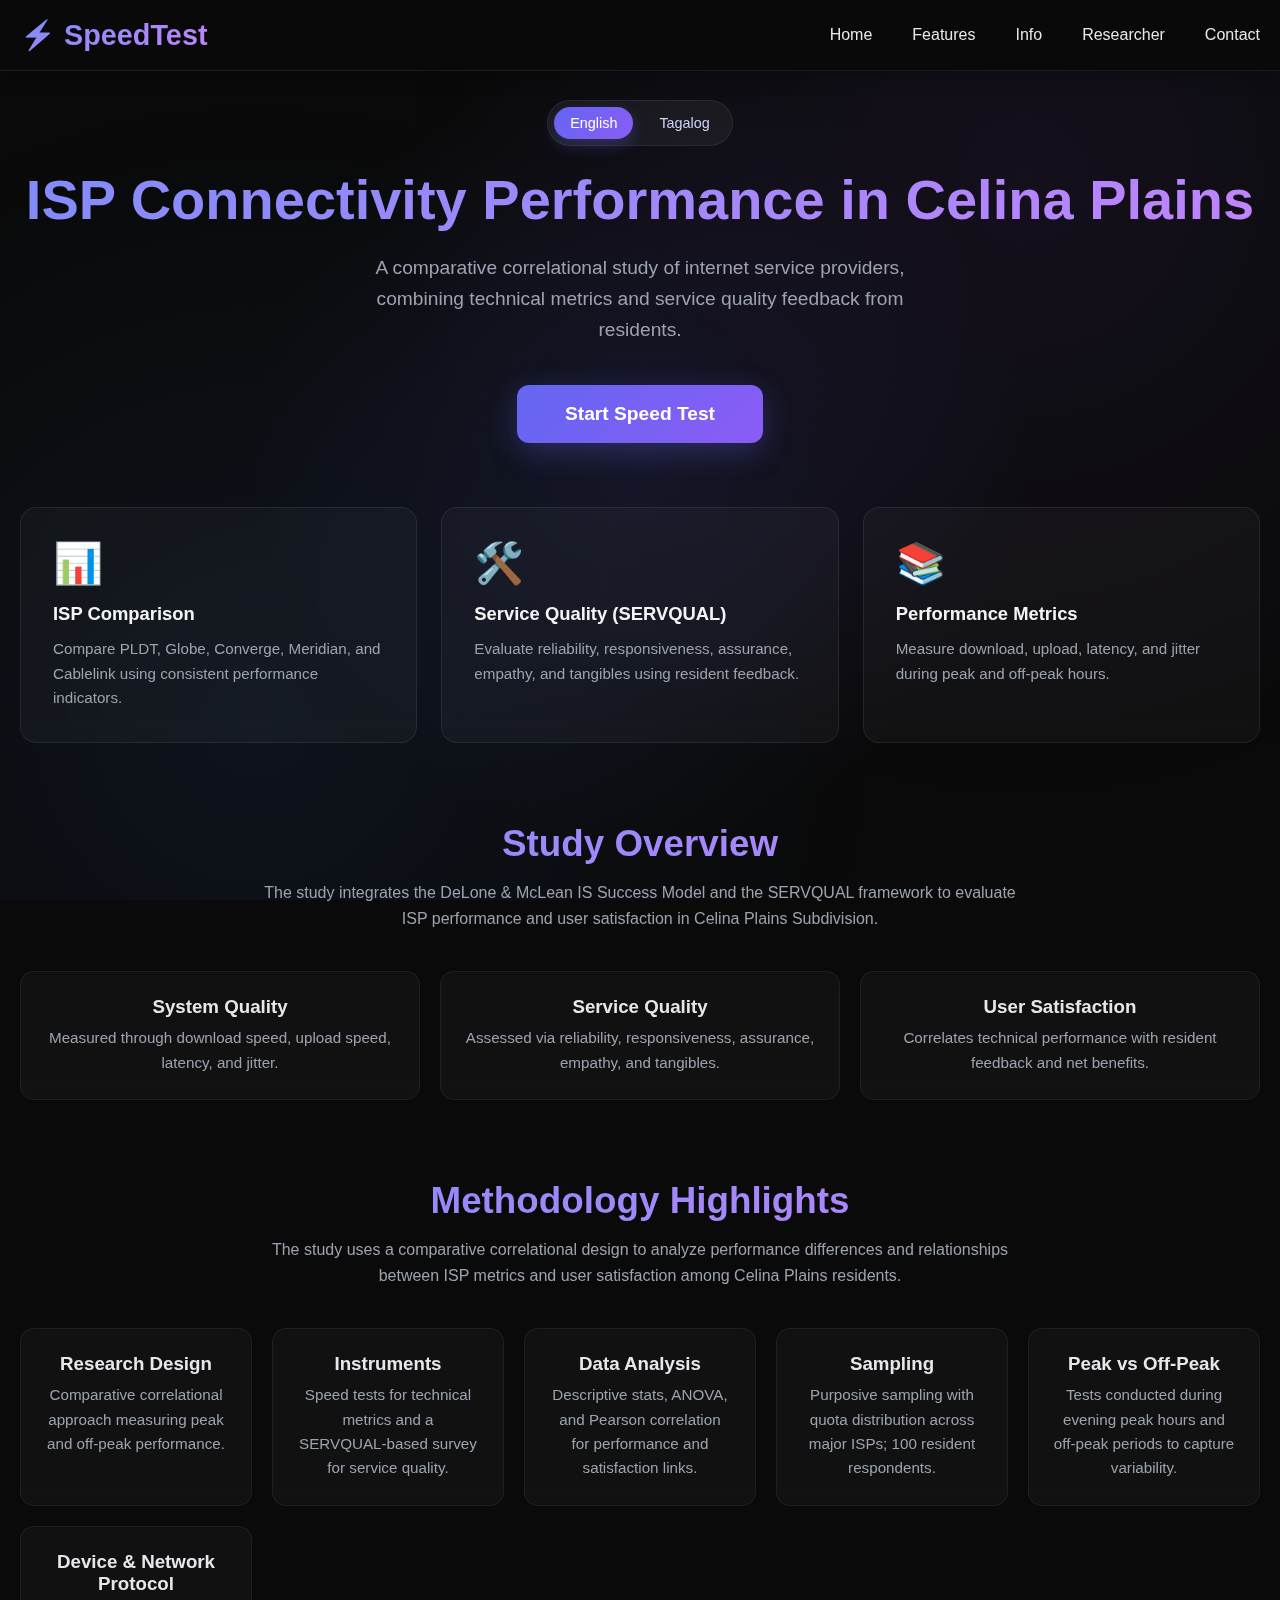
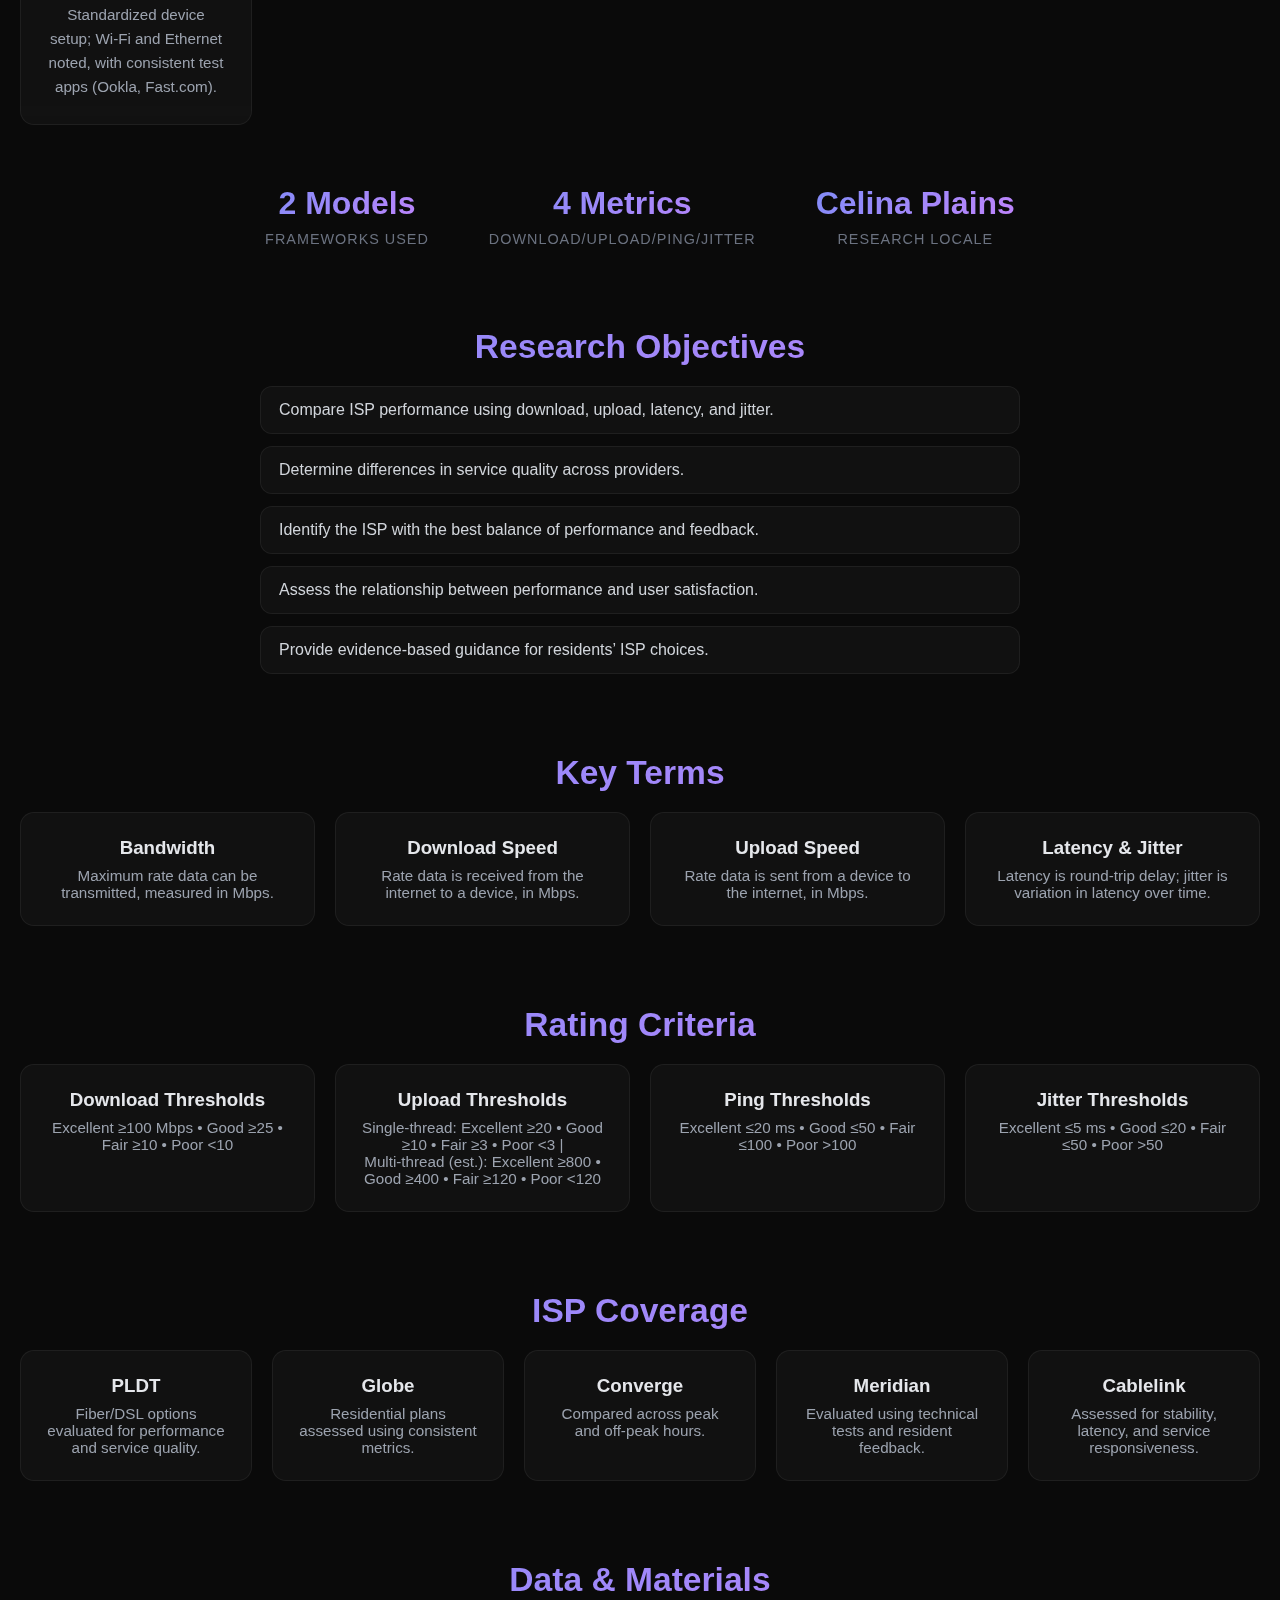
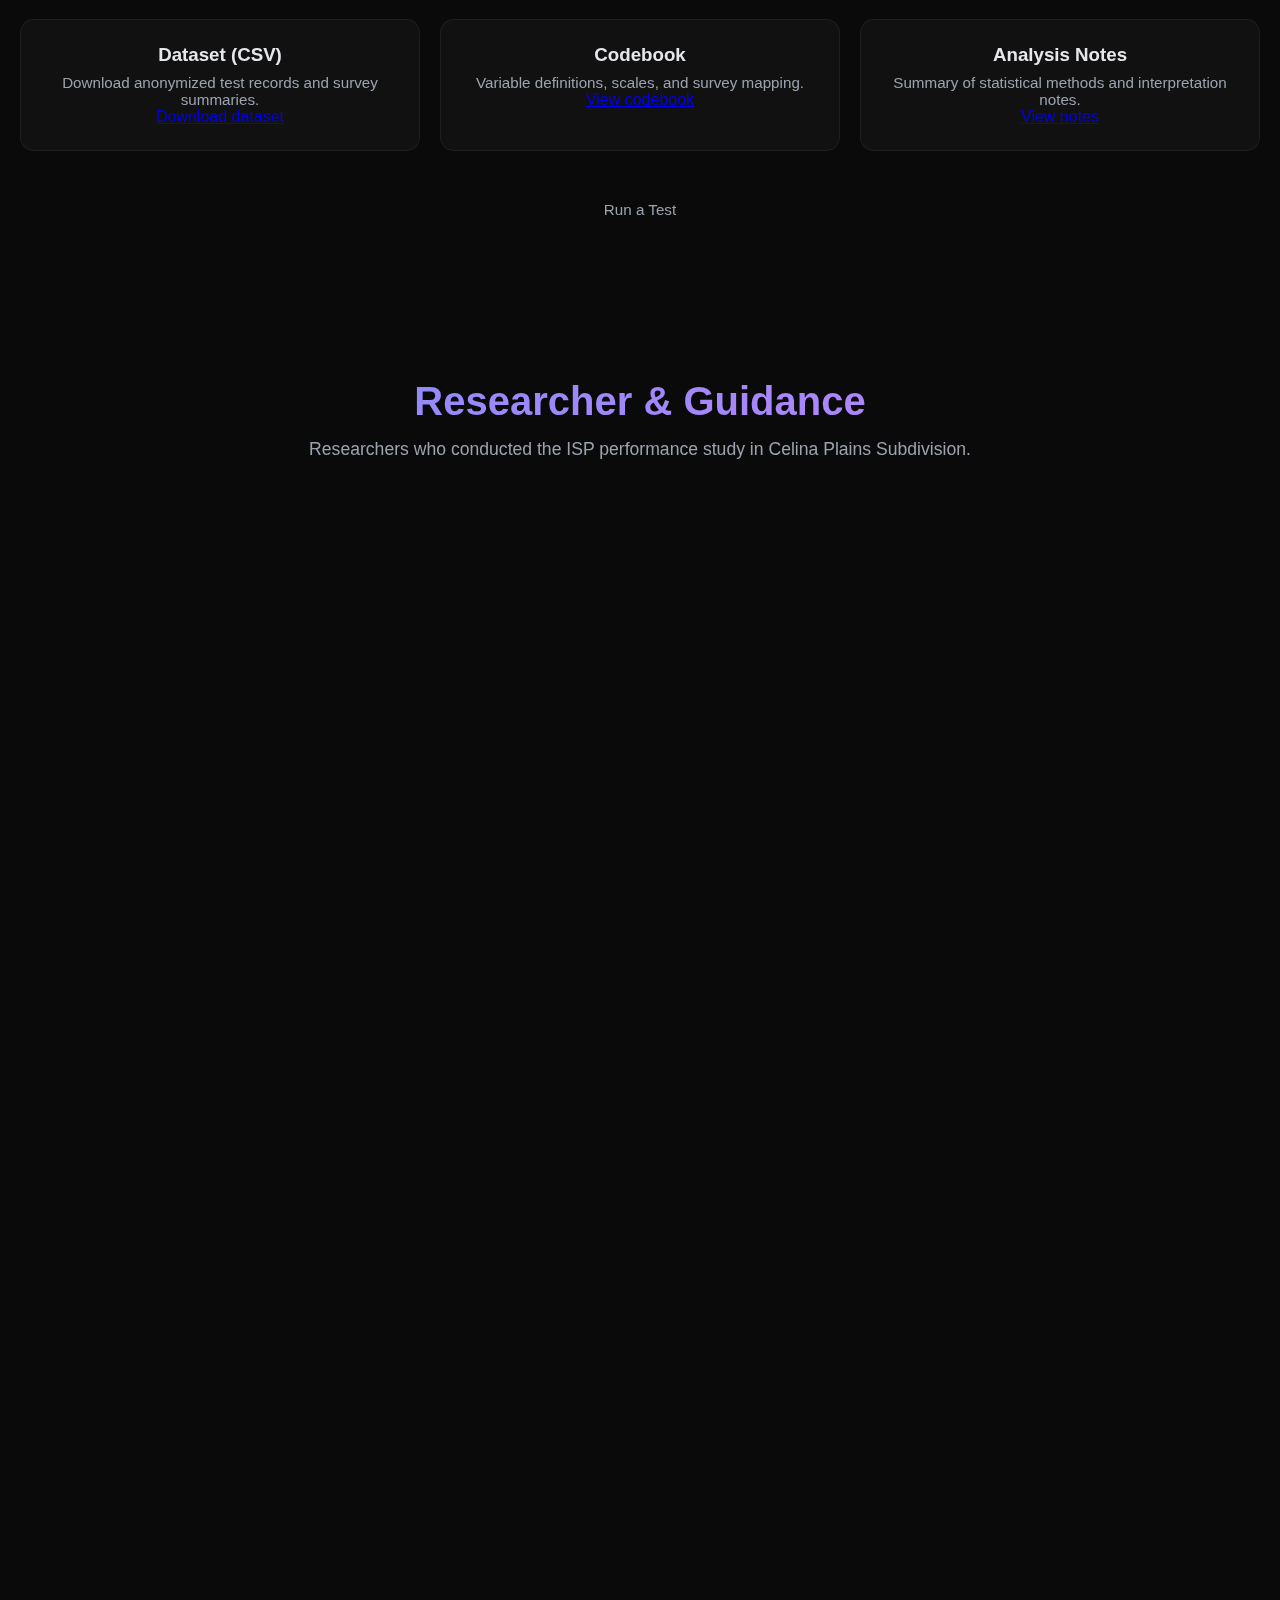
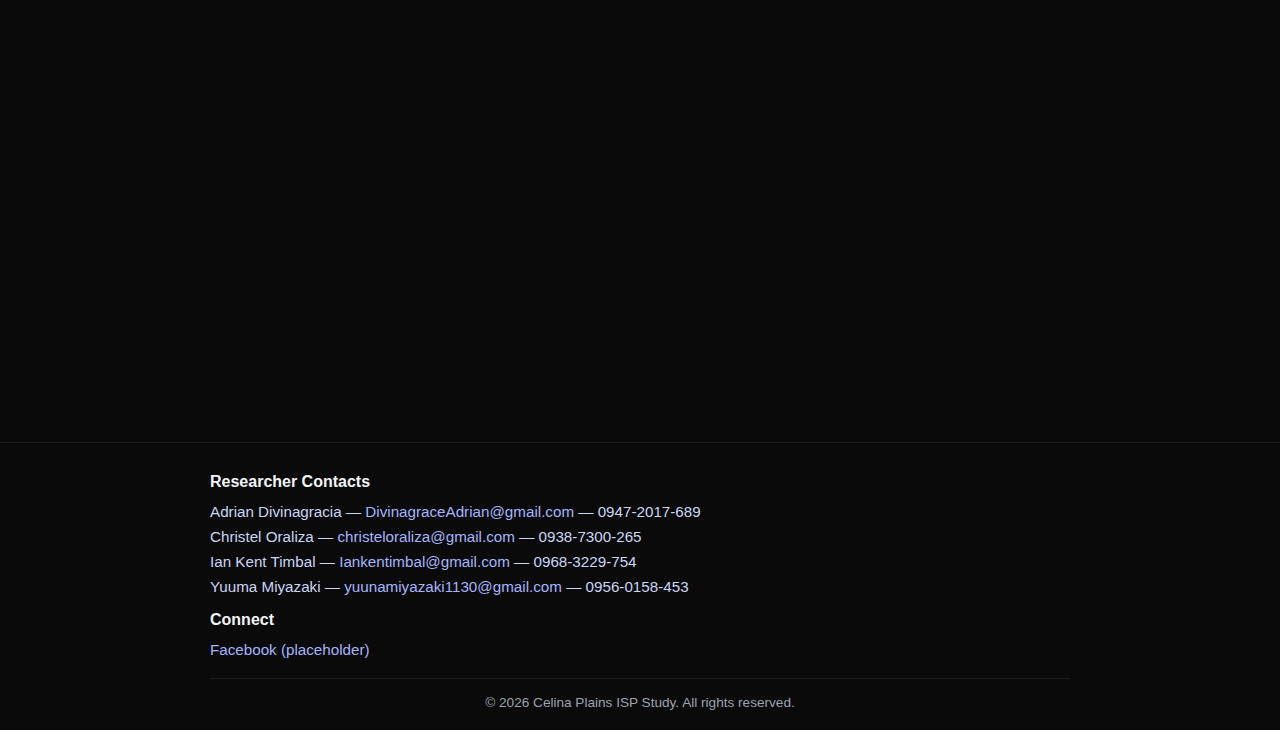
<file: index.html>
<!DOCTYPE html>
<html lang="en">
<head>
    <meta charset="UTF-8">
    <meta name="viewport" content="width=device-width, initial-scale=1.0">
    <title>Internet Speed Test - Test Your Connection</title>
    <meta name="description" content="Free internet speed test with detailed interpretation. Check your download, upload, ping, and jitter with consumer-friendly explanations.">
    <link rel="icon" type="image/png" sizes="32x32" href="assets/images/icons/favicon-32x32.png">
    <link rel="icon" type="image/png" sizes="16x16" href="assets/images/icons/favicon-16x16.png">
    <link rel="stylesheet" href="assets/css/index.css">
    <style>
        body { display: flex; flex-direction: column; align-items: stretch; padding-left: 0; padding-right: 0; }
        .container { width: 100%; }
        .footer { width: 100%; margin-top: 60px; border-top: 1px solid rgba(255, 255, 255, 0.08); background: rgba(10, 10, 10, 0.9); }
        .footer-container { max-width: 900px; margin: 0 auto; padding: 30px 20px 20px; }
        .footer-grid { display: grid; grid-template-columns: 1fr; gap: 16px; }
        .footer-section h3 { color: #f3f4f6; font-size: 1rem; margin-bottom: 12px; }
        .footer-list, .footer-links { list-style: none; padding: 0; margin: 0; display: grid; gap: 8px; color: #cbd5f5; font-size: 0.95rem; }
        .footer-list a, .footer-links a { color: #a5b4fc; text-decoration: none; }
        .footer-list a:hover, .footer-links a:hover { text-decoration: underline; }
        .footer-bottom { margin-top: 20px; padding-top: 16px; border-top: 1px solid rgba(255, 255, 255, 0.08); color: #9ca3af; font-size: 0.85rem; text-align: center; }
        @media (max-width: 768px) { .footer-grid { grid-template-columns: 1fr; } }
    </style>
</head>
<body>
    <!-- Header with Hamburger Menu -->
    <header class="navbar">
        <div class="navbar-container">
            <div class="navbar-logo">
                <a href="#home">⚡ SpeedTest</a>
            </div>
            
            <div class="hamburger" id="hamburger">
                <span class="hamburger-line"></span>
                <span class="hamburger-line"></span>
                <span class="hamburger-line"></span>
            </div>

            <nav class="nav-menu" id="navMenu">
                <ul class="nav-list">
                    <li class="nav-item"><a href="#home" class="nav-link" data-i18n="nav.home">Home</a></li>
                    <li class="nav-item"><a href="#features" class="nav-link" data-i18n="nav.features">Features</a></li>
                    <li class="nav-item"><a href="#info" class="nav-link" data-i18n="nav.info">Info</a></li>
                    <li class="nav-item"><a href="#research" class="nav-link" data-i18n="nav.research">Researcher</a></li>
                    <li class="nav-item"><a href="#footer" class="nav-link" data-i18n="nav.contact">Contact</a></li>
                </ul>
            </nav>
        </div>
    </header>

    <div class="container">
        <div class="hero" id="home">
            <div class="language-toggle" aria-label="Language toggle">
                <button class="lang-btn active" type="button" data-lang="en" aria-pressed="true">English</button>
                <button class="lang-btn" type="button" data-lang="tl" aria-pressed="false">Tagalog</button>
            </div>
            <h1 id="hero-title" data-i18n="hero.title">ISP Connectivity Performance in Celina Plains</h1>
            <p id="hero-subtitle" data-i18n="hero.subtitle">
                A comparative correlational study of internet service providers, combining technical metrics and service quality feedback from residents.
            </p>
            <a href="hosted.html" class="cta-button" id="hero-cta" data-i18n="hero.cta">Start Speed Test</a>
        </div>

        <div class="features" id="features">
            <div class="feature-card">
                <span class="feature-icon">📊</span>
                <h3 data-i18n="features.clearTitle">ISP Comparison</h3>
                <p data-i18n="features.clearDesc">Compare PLDT, Globe, Converge, Meridian, and Cablelink using consistent performance indicators.</p>
            </div>

            <div class="feature-card">
                <span class="feature-icon">🛠️</span>
                <h3 data-i18n="features.actionTitle">Service Quality (SERVQUAL)</h3>
                <p data-i18n="features.actionDesc">Evaluate reliability, responsiveness, assurance, empathy, and tangibles using resident feedback.</p>
            </div>

            <div class="feature-card">
                <span class="feature-icon">📚</span>
                <h3 data-i18n="features.basicsTitle">Performance Metrics</h3>
                <p data-i18n="features.basicsDesc">Measure download, upload, latency, and jitter during peak and off‑peak hours.</p>
            </div>
        </div>

        <section id="info" class="info-section">
            <h2 data-i18n="info.title">Study Overview</h2>
            <p data-i18n="info.desc">
                The study integrates the DeLone & McLean IS Success Model and the SERVQUAL framework to evaluate ISP performance and user satisfaction in Celina Plains Subdivision.
            </p>
            <div class="info-grid">
                <div class="info-card">
                    <h3 data-i18n="info.downloadTitle">System Quality</h3>
                    <p data-i18n="info.downloadDesc">Measured through download speed, upload speed, latency, and jitter.</p>
                </div>
                <div class="info-card">
                    <h3 data-i18n="info.uploadTitle">Service Quality</h3>
                    <p data-i18n="info.uploadDesc">Assessed via reliability, responsiveness, assurance, empathy, and tangibles.</p>
                </div>
                <div class="info-card">
                    <h3 data-i18n="info.pingTitle">User Satisfaction</h3>
                    <p data-i18n="info.pingDesc">Correlates technical performance with resident feedback and net benefits.</p>
                </div>
            </div>
        </section>

        <section id="methodology" class="info-section">
            <h2 data-i18n="method.title">Methodology Highlights</h2>
            <p data-i18n="method.desc">
                The study uses a comparative correlational design to analyze performance differences and relationships between ISP metrics and user satisfaction among Celina Plains residents.
            </p>
            <div class="info-grid">
                <div class="info-card">
                    <h3 data-i18n="method.designTitle">Research Design</h3>
                    <p data-i18n="method.designDesc">Comparative correlational approach measuring peak and off‑peak performance.</p>
                </div>
                <div class="info-card">
                    <h3 data-i18n="method.instrumentTitle">Instruments</h3>
                    <p data-i18n="method.instrumentDesc">Speed tests for technical metrics and a SERVQUAL‑based survey for service quality.</p>
                </div>
                <div class="info-card">
                    <h3 data-i18n="method.analysisTitle">Data Analysis</h3>
                    <p data-i18n="method.analysisDesc">Descriptive stats, ANOVA, and Pearson correlation for performance and satisfaction links.</p>
                </div>
                <div class="info-card">
                    <h3 data-i18n="method.samplingTitle">Sampling</h3>
                    <p data-i18n="method.samplingDesc">Purposive sampling with quota distribution across major ISPs; 100 resident respondents.</p>
                </div>
                <div class="info-card">
                    <h3 data-i18n="method.peakTitle">Peak vs Off‑Peak</h3>
                    <p data-i18n="method.peakDesc">Tests conducted during evening peak hours and off‑peak periods to capture variability.</p>
                </div>
                <div class="info-card">
                    <h3 data-i18n="method.protocolTitle">Device & Network Protocol</h3>
                    <p data-i18n="method.protocolDesc">Standardized device setup; Wi‑Fi and Ethernet noted, with consistent test apps (Ookla, Fast.com).</p>
                </div>
            </div>
        </section>

        <div class="stats">
            <div class="stat">
                <span class="stat-number" data-i18n="stats.guided">2 Models</span>
                <span class="stat-label" data-i18n="stats.guidedLabel">Frameworks Used</span>
            </div>
            <div class="stat">
                <span class="stat-number" data-i18n="stats.actionable">4 Metrics</span>
                <span class="stat-label" data-i18n="stats.actionableLabel">Download/Upload/Ping/Jitter</span>
            </div>
            <div class="stat">
                <span class="stat-number" data-i18n="stats.clear">Celina Plains</span>
                <span class="stat-label" data-i18n="stats.clearLabel">Research Locale</span>
            </div>
        </div>

        <section class="tips-section" id="contact">
            <h2 data-i18n="tips.title">Research Objectives</h2>
            <ul class="tips-list">
                <li data-i18n="tips.1">Compare ISP performance using download, upload, latency, and jitter.</li>
                <li data-i18n="tips.2">Determine differences in service quality across providers.</li>
                <li data-i18n="tips.3">Identify the ISP with the best balance of performance and feedback.</li>
                <li data-i18n="tips.4">Assess the relationship between performance and user satisfaction.</li>
                <li data-i18n="tips.5">Provide evidence-based guidance for residents’ ISP choices.</li>
            </ul>
        </section>

        <section class="terms-section">
            <h2 data-i18n="terms.title">Key Terms</h2>
            <div class="terms-grid">
                <div class="term-card">
                    <h3 data-i18n="terms.bandwidthTitle">Bandwidth</h3>
                    <p data-i18n="terms.bandwidthDesc">Maximum rate data can be transmitted, measured in Mbps.</p>
                </div>
                <div class="term-card">
                    <h3 data-i18n="terms.latencyTitle">Download Speed</h3>
                    <p data-i18n="terms.latencyDesc">Rate data is received from the internet to a device, in Mbps.</p>
                </div>
                <div class="term-card">
                    <h3 data-i18n="terms.jitterTitle">Upload Speed</h3>
                    <p data-i18n="terms.jitterDesc">Rate data is sent from a device to the internet, in Mbps.</p>
                </div>
                <div class="term-card">
                    <h3 data-i18n="terms.throughputTitle">Latency & Jitter</h3>
                    <p data-i18n="terms.throughputDesc">Latency is round‑trip delay; jitter is variation in latency over time.</p>
                </div>
            </div>
        </section>

        <section id="rating-criteria" class="terms-section">
            <h2 data-i18n="criteria.title">Rating Criteria</h2>
            <div class="terms-grid">
                <div class="term-card">
                    <h3 data-i18n="criteria.downloadTitle">Download Thresholds</h3>
                    <p data-i18n="criteria.downloadDesc">Excellent ≥100 Mbps • Good ≥25 • Fair ≥10 • Poor &lt;10</p>
                </div>
                <div class="term-card">
                    <h3 data-i18n="criteria.uploadTitle">Upload Thresholds</h3>
                    <p data-i18n="criteria.uploadDesc">Single‑thread: Excellent ≥20 • Good ≥10 • Fair ≥3 • Poor &lt;3 | Multi‑thread (est.): Excellent ≥800 • Good ≥400 • Fair ≥120 • Poor &lt;120</p>
                </div>
                <div class="term-card">
                    <h3 data-i18n="criteria.pingTitle">Ping Thresholds</h3>
                    <p data-i18n="criteria.pingDesc">Excellent ≤20 ms • Good ≤50 • Fair ≤100 • Poor &gt;100</p>
                </div>
                <div class="term-card">
                    <h3 data-i18n="criteria.jitterTitle">Jitter Thresholds</h3>
                    <p data-i18n="criteria.jitterDesc">Excellent ≤5 ms • Good ≤20 • Fair ≤50 • Poor &gt;50</p>
                </div>
            </div>
        </section>

        <section class="terms-section">
            <h2 data-i18n="coverage.title">ISP Coverage</h2>
            <div class="terms-grid">
                <div class="term-card">
                    <h3 data-i18n="coverage.isp1">PLDT</h3>
                    <p data-i18n="coverage.isp1Desc">Fiber/DSL options evaluated for performance and service quality.</p>
                </div>
                <div class="term-card">
                    <h3 data-i18n="coverage.isp2">Globe</h3>
                    <p data-i18n="coverage.isp2Desc">Residential plans assessed using consistent metrics.</p>
                </div>
                <div class="term-card">
                    <h3 data-i18n="coverage.isp3">Converge</h3>
                    <p data-i18n="coverage.isp3Desc">Compared across peak and off‑peak hours.</p>
                </div>
                <div class="term-card">
                    <h3 data-i18n="coverage.isp4">Meridian</h3>
                    <p data-i18n="coverage.isp4Desc">Evaluated using technical tests and resident feedback.</p>
                </div>
                <div class="term-card">
                    <h3 data-i18n="coverage.isp5">Cablelink</h3>
                    <p data-i18n="coverage.isp5Desc">Assessed for stability, latency, and service responsiveness.</p>
                </div>
            </div>
        </section>

        <section id="data-materials" class="terms-section">
            <h2 data-i18n="data.title">Data & Materials</h2>
            <div class="terms-grid">
                <div class="term-card">
                    <h3 data-i18n="data.datasetTitle">Dataset (CSV)</h3>
                    <p data-i18n="data.datasetDesc">Download anonymized test records and survey summaries.</p>
                    <a href="assets/data/isp-dataset.csv" data-i18n="data.datasetLink">Download dataset</a>
                </div>
                <div class="term-card">
                    <h3 data-i18n="data.codebookTitle">Codebook</h3>
                    <p data-i18n="data.codebookDesc">Variable definitions, scales, and survey mapping.</p>
                    <a href="assets/data/codebook.md" data-i18n="data.codebookLink">View codebook</a>
                </div>
                <div class="term-card">
                    <h3 data-i18n="data.analysisTitle">Analysis Notes</h3>
                    <p data-i18n="data.analysisDesc">Summary of statistical methods and interpretation notes.</p>
                    <a href="assets/data/analysis-notes.md" data-i18n="data.analysisLink">View notes</a>
                </div>
            </div>
        </section>

        <div class="secondary-actions">
            <a href="hosted.html" class="secondary-link" data-i18n="secondary.run">Run a Test</a>
        </div>

        <!-- Research Team Section -->
        <section id="research" class="research-section">
            <h2 data-i18n="research.title">Researcher & Guidance</h2>
            <p class="research-intro" data-i18n="research.intro">Researchers who conducted the ISP performance study in Celina Plains Subdivision.</p>
            
            <div class="team-container">
                <div class="flashcard">
                    <div class="flashcard-content">
                        <img src="assets/images/temp_profile.jpg" alt="Adrian Divinagracia" class="profile-image">
                        <h3>Adrian Divinagracia</h3>
                        <p class="title">Leader</p>
                        <p class="bio">
                            <a href="mailto:DivinagraceAdrian@gmail.com" style="color: #818cf8; text-decoration: none;">DivinagraceAdrian@gmail.com</a><br>
                            0947-2017-689
                        </p>
                    </div>
                </div>

                <div class="flashcard">
                    <div class="flashcard-content">
                        <img src="assets/images/temp_profile.jpg" alt="Christel Oraliza" class="profile-image">
                        <h3>Christel Oraliza</h3>
                        <p class="title">Member</p>
                        <p class="bio">
                            <a href="mailto:christeloraliza@gmail.com" style="color: #818cf8; text-decoration: none;">christeloraliza@gmail.com</a><br>
                            0938-7300-265
                        </p>
                    </div>
                </div>

                <div class="flashcard">
                    <div class="flashcard-content">
                        <img src="assets/images/temp_profile.jpg" alt="Ian Kent Timbal" class="profile-image">
                        <h3>Ian Kent Timbal</h3>
                        <p class="title">Member</p>
                        <p class="bio">
                            <a href="mailto:Iankentimbal@gmail.com" style="color: #818cf8; text-decoration: none;">Iankentimbal@gmail.com</a><br>
                            0968-3229-754
                        </p>
                    </div>
                </div>

                <div class="flashcard">
                    <div class="flashcard-content">
                        <img src="assets/images/temp_profile.jpg" alt="Yuuma Miyazaki" class="profile-image">
                        <h3>Yuuma Miyazaki</h3>
                        <p class="title">Member</p>
                        <p class="bio">
                            <a href="mailto:yuunamiyazaki1130@gmail.com" style="color: #818cf8; text-decoration: none;">yuunamiyazaki1130@gmail.com</a><br>
                            0956-0158-453
                        </p>
                    </div>
                </div>
            </div>
        </section>
    </div>

    <footer class="footer" id="footer">
        <div class="footer-container">
            <div class="footer-grid">
                <div class="footer-section">
                    <h3>Researcher Contacts</h3>
                    <ul class="footer-list">
                        <li>Adrian Divinagracia — <a href="mailto:DivinagraceAdrian@gmail.com">DivinagraceAdrian@gmail.com</a> — 0947-2017-689</li>
                        <li>Christel Oraliza — <a href="mailto:christeloraliza@gmail.com">christeloraliza@gmail.com</a> — 0938-7300-265</li>
                        <li>Ian Kent Timbal — <a href="mailto:Iankentimbal@gmail.com">Iankentimbal@gmail.com</a> — 0968-3229-754</li>
                        <li>Yuuma Miyazaki — <a href="mailto:yuunamiyazaki1130@gmail.com">yuunamiyazaki1130@gmail.com</a> — 0956-0158-453</li>
                    </ul>
                </div>
                <div class="footer-section">
                    <h3>Connect</h3>
                    <ul class="footer-links">
                        <li><a href="https://facebook.com/yourpage" target="_blank" rel="noopener">Facebook (placeholder)</a></li>
                    </ul>
                </div>
            </div>
            <div class="footer-bottom">© 2026 Celina Plains ISP Study. All rights reserved.</div>
        </div>
    </footer>

    <script>
        // Hamburger menu toggle
        const hamburger = document.getElementById('hamburger');
        const navMenu = document.getElementById('navMenu');
        const navLinks = document.querySelectorAll('.nav-link');

        hamburger.addEventListener('click', () => {
            navMenu.classList.toggle('active');
            hamburger.classList.toggle('active');
        });

        // Close menu when a link is clicked
        navLinks.forEach(link => {
            link.addEventListener('click', () => {
                navMenu.classList.remove('active');
                hamburger.classList.remove('active');
            });
        });

        // Close menu when clicking outside
        document.addEventListener('click', (e) => {
            if (!e.target.closest('.navbar')) {
                navMenu.classList.remove('active');
                hamburger.classList.remove('active');
            }
        });

        // Language toggle
        const langButtons = document.querySelectorAll('.lang-btn');
        const translatableElements = document.querySelectorAll('[data-i18n]');

        const translations = {
            en: {
                'nav.home': 'Home',
                'nav.features': 'Features',
                'nav.info': 'Info',
                'nav.research': 'Researcher',
                'nav.contact': 'Contact',
                'nav.about': 'About',
                'hero.title': 'ISP Connectivity Performance in Celina Plains',
                'hero.subtitle': 'A comparative correlational study of internet service providers, combining technical metrics and service quality feedback from residents.',
                'hero.cta': 'Start Speed Test',
                'features.clearTitle': 'ISP Comparison',
                'features.clearDesc': 'Compare PLDT, Globe, Converge, Meridian, and Cablelink using consistent performance indicators.',
                'features.actionTitle': 'Service Quality (SERVQUAL)',
                'features.actionDesc': 'Evaluate reliability, responsiveness, assurance, empathy, and tangibles using resident feedback.',
                'features.basicsTitle': 'Performance Metrics',
                'features.basicsDesc': 'Measure download, upload, latency, and jitter during peak and off‑peak hours.',
                'info.title': 'Study Overview',
                'info.desc': 'The study integrates the DeLone & McLean IS Success Model and the SERVQUAL framework to evaluate ISP performance and user satisfaction in Celina Plains Subdivision.',
                'info.downloadTitle': 'System Quality',
                'info.downloadDesc': 'Measured through download speed, upload speed, latency, and jitter.',
                'info.uploadTitle': 'Service Quality',
                'info.uploadDesc': 'Assessed via reliability, responsiveness, assurance, empathy, and tangibles.',
                'info.pingTitle': 'User Satisfaction',
                'info.pingDesc': 'Correlates technical performance with resident feedback and net benefits.',
                'method.title': 'Methodology Highlights',
                'method.desc': 'The study uses a comparative correlational design to analyze performance differences and relationships between ISP metrics and user satisfaction among Celina Plains residents.',
                'method.designTitle': 'Research Design',
                'method.designDesc': 'Comparative correlational approach measuring peak and off‑peak performance.',
                'method.instrumentTitle': 'Instruments',
                'method.instrumentDesc': 'Speed tests for technical metrics and a SERVQUAL‑based survey for service quality.',
                'method.analysisTitle': 'Data Analysis',
                'method.analysisDesc': 'Descriptive stats, ANOVA, and Pearson correlation for performance and satisfaction links.',
                'method.samplingTitle': 'Sampling',
                'method.samplingDesc': 'Purposive sampling with quota distribution across major ISPs; 100 resident respondents.',
                'method.peakTitle': 'Peak vs Off‑Peak',
                'method.peakDesc': 'Tests conducted during evening peak hours and off‑peak periods to capture variability.',
                'method.protocolTitle': 'Device & Network Protocol',
                'method.protocolDesc': 'Standardized device setup; Wi‑Fi and Ethernet noted, with consistent test apps (Ookla, Fast.com).',
                'stats.guided': '2 Models',
                'stats.guidedLabel': 'Frameworks Used',
                'stats.actionable': '4 Metrics',
                'stats.actionableLabel': 'Download/Upload/Ping/Jitter',
                'stats.clear': 'Celina Plains',
                'stats.clearLabel': 'Research Locale',
                'tips.title': 'Research Objectives',
                'tips.1': 'Compare ISP performance using download, upload, latency, and jitter.',
                'tips.2': 'Determine differences in service quality across providers.',
                'tips.3': 'Identify the ISP with the best balance of performance and feedback.',
                'tips.4': 'Assess the relationship between performance and user satisfaction.',
                'tips.5': 'Provide evidence-based guidance for residents’ ISP choices.',
                'terms.title': 'Key Terms',
                'terms.bandwidthTitle': 'Bandwidth',
                'terms.bandwidthDesc': 'Maximum rate data can be transmitted, measured in Mbps.',
                'terms.latencyTitle': 'Download Speed',
                'terms.latencyDesc': 'Rate data is received from the internet to a device, in Mbps.',
                'terms.jitterTitle': 'Upload Speed',
                'terms.jitterDesc': 'Rate data is sent from a device to the internet, in Mbps.',
                'terms.throughputTitle': 'Latency & Jitter',
                'terms.throughputDesc': 'Latency is round‑trip delay; jitter is variation in latency over time.',
                'criteria.title': 'Rating Criteria',
                'criteria.downloadTitle': 'Download Thresholds',
                'criteria.downloadDesc': 'Excellent ≥100 Mbps • Good ≥25 • Fair ≥10 • Poor <10',
                'criteria.uploadTitle': 'Upload Thresholds',
                'criteria.uploadDesc': 'Single‑thread: Excellent ≥20 • Good ≥10 • Fair ≥3 • Poor <3 | Multi‑thread (est.): Excellent ≥800 • Good ≥400 • Fair ≥120 • Poor <120',
                'criteria.pingTitle': 'Ping Thresholds',
                'criteria.pingDesc': 'Excellent ≤20 ms • Good ≤50 • Fair ≤100 • Poor >100',
                'criteria.jitterTitle': 'Jitter Thresholds',
                'criteria.jitterDesc': 'Excellent ≤5 ms • Good ≤20 • Fair ≤50 • Poor >50',
                'coverage.title': 'ISP Coverage',
                'coverage.isp1': 'PLDT',
                'coverage.isp1Desc': 'Fiber/DSL options evaluated for performance and service quality.',
                'coverage.isp2': 'Globe',
                'coverage.isp2Desc': 'Residential plans assessed using consistent metrics.',
                'coverage.isp3': 'Converge',
                'coverage.isp3Desc': 'Compared across peak and off‑peak hours.',
                'coverage.isp4': 'Meridian',
                'coverage.isp4Desc': 'Evaluated using technical tests and resident feedback.',
                'coverage.isp5': 'Cablelink',
                'coverage.isp5Desc': 'Assessed for stability, latency, and service responsiveness.',
                'data.title': 'Data & Materials',
                'data.datasetTitle': 'Dataset (CSV)',
                'data.datasetDesc': 'Download anonymized test records and survey summaries.',
                'data.datasetLink': 'Download dataset',
                'data.codebookTitle': 'Codebook',
                'data.codebookDesc': 'Variable definitions, scales, and survey mapping.',
                'data.codebookLink': 'View codebook',
                'data.analysisTitle': 'Analysis Notes',
                'data.analysisDesc': 'Summary of statistical methods and interpretation notes.',
                'data.analysisLink': 'View notes',
                'secondary.run': 'Run a Test',
                'secondary.about': 'About',
                'research.title': 'Researcher & Guidance',
                'research.intro': 'Researchers who conducted the ISP performance study in Celina Plains Subdivision.',
                'research.cardTitle': 'Lorem Ipsum',
                'research.cardRole': 'Dolor Sit Amet',
                'research.cardBio': 'Lorem ipsum dolor sit amet, consectetur adipiscing elit. Sed do eiusmod tempor incididunt ut labore.'
            },
            tl: {
                'nav.home': 'Bahay',
                'nav.features': 'Mga Tampok',
                'nav.info': 'Impormasyon',
                'nav.research': 'Mananaliksik',
                'nav.contact': 'Makipag-ugnayan',
                'nav.about': 'Tungkol',
                'hero.title': 'Pagganap ng ISP sa Celina Plains',
                'hero.subtitle': 'Isang komparatibong korelasyonal na pag‑aaral ng mga ISP gamit ang teknikal na sukatan at feedback ng mga residente.',
                'hero.cta': 'Simulan ang Speed Test',
                'features.clearTitle': 'Paghahambing ng ISP',
                'features.clearDesc': 'Ihambing ang PLDT, Globe, Converge, Meridian, at Cablelink gamit ang iisang sukatan.',
                'features.actionTitle': 'Kalidad ng Serbisyo (SERVQUAL)',
                'features.actionDesc': 'Sinusukat ang reliability, responsiveness, assurance, empathy, at tangibles gamit ang feedback ng residente.',
                'features.basicsTitle': 'Mga Sukatan ng Performance',
                'features.basicsDesc': 'Sukatin ang download, upload, latency, at jitter sa peak at off‑peak hours.',
                'info.title': 'Buod ng Pag‑aaral',
                'info.desc': 'Pinagsasama ng pag‑aaral ang DeLone & McLean IS Success Model at SERVQUAL para sa pagsusuri ng performance at kasiyahan ng gumagamit.',
                'info.downloadTitle': 'Kalidad ng Sistema',
                'info.downloadDesc': 'Sinusukat gamit ang download speed, upload speed, latency, at jitter.',
                'info.uploadTitle': 'Kalidad ng Serbisyo',
                'info.uploadDesc': 'Sinusuri ang reliability, responsiveness, assurance, empathy, at tangibles.',
                'info.pingTitle': 'Kasiyahan ng Gumagamit',
                'info.pingDesc': 'Iniuugnay ang teknikal na performance sa feedback ng residente at net benefits.',
                'method.title': 'Mga Highlight ng Metodolohiya',
                'method.desc': 'Gumamit ang pag‑aaral ng komparatibong korelasyonal na disenyo para suriin ang pagkakaiba at ugnayan ng sukatan at kasiyahan ng mga residente ng Celina Plains.',
                'method.designTitle': 'Disenyo ng Pananaliksik',
                'method.designDesc': 'Komparatibo at korelasyonal na pagsusuri sa peak at off‑peak performance.',
                'method.instrumentTitle': 'Mga Instrumento',
                'method.instrumentDesc': 'Speed test para sa teknikal na sukatan at SERVQUAL‑based na survey para sa kalidad ng serbisyo.',
                'method.analysisTitle': 'Pagsusuri ng Datos',
                'method.analysisDesc': 'Descriptive stats, ANOVA, at Pearson correlation para sa ugnayan ng performance at kasiyahan.',
                'method.samplingTitle': 'Pagpili ng Kalahok',
                'method.samplingDesc': 'Purposive sampling na may quota para sa bawat ISP; 100 resident respondents.',
                'method.peakTitle': 'Peak at Off‑Peak',
                'method.peakDesc': 'Ginagawa ang tests sa peak hours sa gabi at off‑peak periods para sa variability.',
                'method.protocolTitle': 'Device at Network Protocol',
                'method.protocolDesc': 'Standardized na device setup; Wi‑Fi at Ethernet ay itinala, gamit ang Ookla at Fast.com.',
                'stats.guided': '2 Modelo',
                'stats.guidedLabel': 'Mga Framework',
                'stats.actionable': '4 Sukatan',
                'stats.actionableLabel': 'Download/Upload/Ping/Jitter',
                'stats.clear': 'Celina Plains',
                'stats.clearLabel': 'Lugar ng Pag‑aaral',
                'tips.title': 'Mga Layunin ng Pag‑aaral',
                'tips.1': 'Ihambing ang performance ng ISP gamit ang download, upload, latency, at jitter.',
                'tips.2': 'Tukuyin ang pagkakaiba ng kalidad ng serbisyo ng bawat ISP.',
                'tips.3': 'Kilalanin ang ISP na may pinakamainam na balanse ng performance at feedback.',
                'tips.4': 'Suriin ang ugnayan ng performance at kasiyahan ng gumagamit.',
                'tips.5': 'Magbigay ng batay‑sa‑ebidensyang gabay sa pagpili ng ISP.',
                'terms.title': 'Mahahalagang Termino',
                'terms.bandwidthTitle': 'Bandwidth',
                'terms.bandwidthDesc': 'Pinakamataas na bilis ng pagpapadala ng data, sinusukat sa Mbps.',
                'terms.latencyTitle': 'Download Speed',
                'terms.latencyDesc': 'Bilis ng pagtanggap ng data mula sa internet papunta sa device.',
                'terms.jitterTitle': 'Upload Speed',
                'terms.jitterDesc': 'Bilis ng pagpapadala ng data mula sa device papunta sa internet.',
                'terms.throughputTitle': 'Latency at Jitter',
                'terms.throughputDesc': 'Latency ang round‑trip delay; jitter ang pagbabago‑bago ng latency.',
                'criteria.title': 'Pamantayan ng Rating',
                'criteria.downloadTitle': 'Download Thresholds',
                'criteria.downloadDesc': 'Excellent ≥100 Mbps • Good ≥25 • Fair ≥10 • Poor <10',
                'criteria.uploadTitle': 'Upload Thresholds',
                'criteria.uploadDesc': 'Single‑thread: Excellent ≥20 • Good ≥10 • Fair ≥3 • Poor <3 | Multi‑thread (est.): Excellent ≥800 • Good ≥400 • Fair ≥120 • Poor <120',
                'criteria.pingTitle': 'Ping Thresholds',
                'criteria.pingDesc': 'Excellent ≤20 ms • Good ≤50 • Fair ≤100 • Poor >100',
                'criteria.jitterTitle': 'Jitter Thresholds',
                'criteria.jitterDesc': 'Excellent ≤5 ms • Good ≤20 • Fair ≤50 • Poor >50',
                'coverage.title': 'Saklaw na ISP',
                'coverage.isp1': 'PLDT',
                'coverage.isp1Desc': 'Sinusuri ang fiber/DSL sa performance at kalidad ng serbisyo.',
                'coverage.isp2': 'Globe',
                'coverage.isp2Desc': 'Mga planong pang‑residential na sinusukat gamit ang iisang sukatan.',
                'coverage.isp3': 'Converge',
                'coverage.isp3Desc': 'Inihambing sa peak at off‑peak hours.',
                'coverage.isp4': 'Meridian',
                'coverage.isp4Desc': 'Sinuri gamit ang teknikal na test at feedback ng residente.',
                'coverage.isp5': 'Cablelink',
                'coverage.isp5Desc': 'Tinatasa sa stability, latency, at responsiveness ng serbisyo.',
                'data.title': 'Datos at Materyales',
                'data.datasetTitle': 'Dataset (CSV)',
                'data.datasetDesc': 'I‑download ang anonymized na test records at survey summaries.',
                'data.datasetLink': 'I‑download ang dataset',
                'data.codebookTitle': 'Codebook',
                'data.codebookDesc': 'Kahulugan ng mga variable, scale, at survey mapping.',
                'data.codebookLink': 'Tingnan ang codebook',
                'data.analysisTitle': 'Mga Tala ng Pagsusuri',
                'data.analysisDesc': 'Buod ng estadistikal na pamamaraan at notes sa interpretasyon.',
                'data.analysisLink': 'Tingnan ang notes',
                'secondary.run': 'Mag‑test',
                'secondary.about': 'Tungkol',
                'research.title': 'Mananaliksik at Gabay',
                'research.intro': 'Mga mananaliksik na nagsagawa ng pag‑aaral sa performance ng ISP sa Celina Plains Subdivision.',
                'research.cardTitle': 'Lorem Ipsum',
                'research.cardRole': 'Dolor Sit Amet',
                'research.cardBio': 'Ang lorem ipsum ay pansamantalang teksto para sa layout at disenyo.'
            }
        };

        const setLanguage = (lang) => {
            const dictionary = translations[lang];
            translatableElements.forEach(el => {
                const key = el.getAttribute('data-i18n');
                if (dictionary && dictionary[key]) {
                    el.textContent = dictionary[key];
                }
            });

            document.documentElement.lang = lang;

            langButtons.forEach(btn => {
                const isActive = btn.getAttribute('data-lang') === lang;
                btn.classList.toggle('active', isActive);
                btn.setAttribute('aria-pressed', isActive ? 'true' : 'false');
            });

            try {
                localStorage.setItem('preferredLang', lang);
            } catch (e) {
                // ignore storage errors
            }
        };

        langButtons.forEach(button => {
            button.addEventListener('click', () => {
                const lang = button.getAttribute('data-lang');
                setLanguage(lang);
            });
        });

        const savedLang = (typeof localStorage !== 'undefined' && localStorage.getItem('preferredLang')) || 'en';
        setLanguage(savedLang);
    </script>
</body>
</html>
</file>
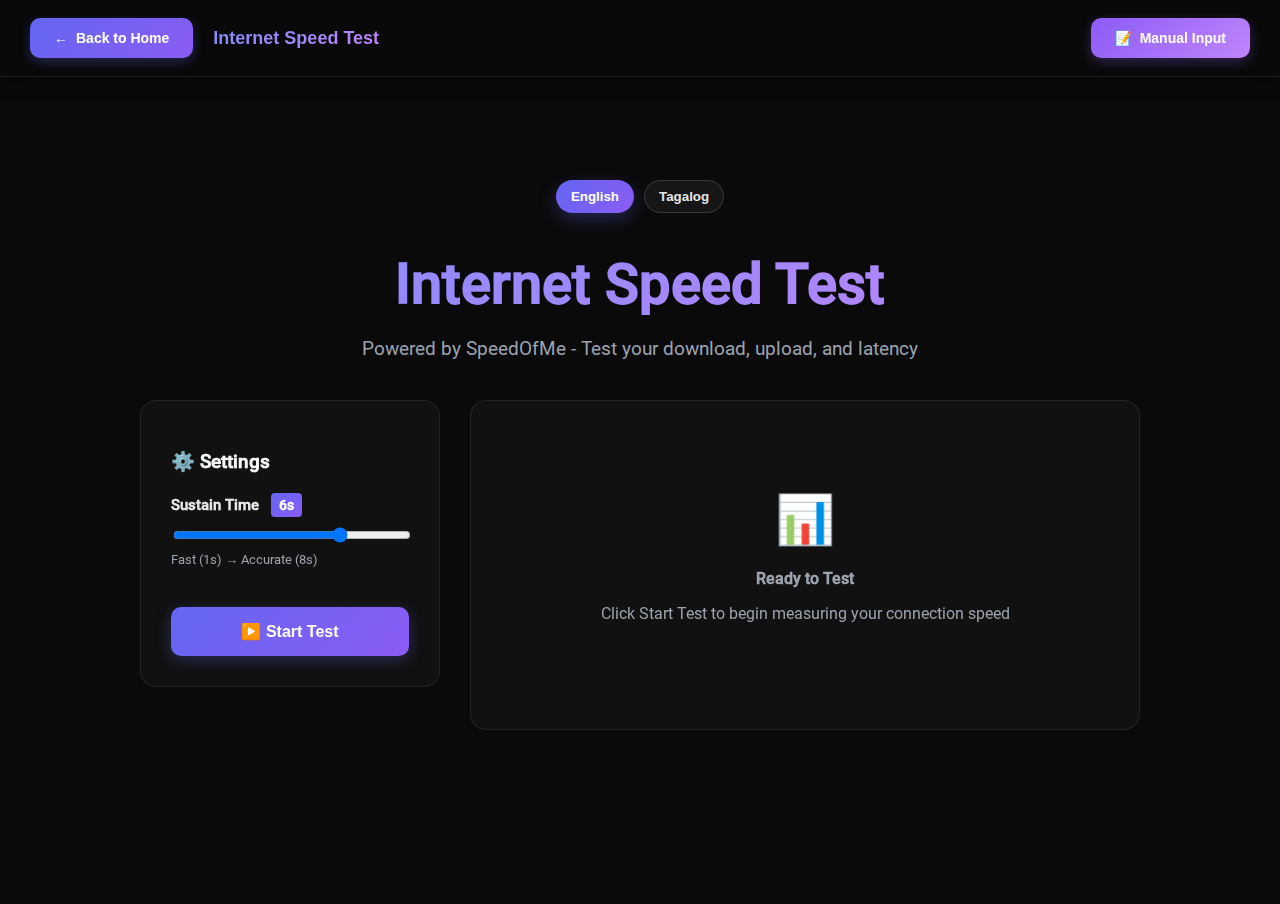
<file: hosted.html>
<!DOCTYPE html>
<html lang="en">
   <head>
      <meta charset="UTF-8">
      <meta http-equiv="X-UA-Compatible" content="IE=edge">
      <meta name="viewport" content="width=device-width, initial-scale=1.0">
      <title>Speed Test - Test Your Connection</title>
      <link rel="icon" type="image/png" sizes="32x32" href="assets/images/icons/favicon-32x32.png">
      <link href="assets/css/resultsUI.css" rel="stylesheet" type="text/css" />
      <style>
         * {
            margin: 0;
            padding: 0;
            box-sizing: border-box;
         }
         ::-webkit-scrollbar {
            display: none;
         }
         html {
            -ms-overflow-style: none; 
            scrollbar-width: none;
         }
         body {
            margin: 0;
            font-family: -apple-system, BlinkMacSystemFont, 'Segoe UI', Roboto, Oxygen, Ubuntu, Cantarell, sans-serif;
            background: #0a0a0a;
         }
         .nav-header {
            position: fixed;
            top: 0;
            left: 0;
            right: 0;
            background: rgba(10, 10, 10, 0.95);
            backdrop-filter: blur(10px);
            padding: 18px 30px;
            box-shadow: 0 2px 20px rgba(0, 0, 0, 0.3);
            border-bottom: 1px solid rgba(255, 255, 255, 0.08);
            z-index: 10000;
            display: flex;
            align-items: center;
            gap: 20px;
         }
         .back-button {
            display: inline-flex;
            align-items: center;
            gap: 8px;
            padding: 12px 24px;
            background: linear-gradient(135deg, #6366f1 0%, #8b5cf6 100%);
            color: white;
            text-decoration: none;
            border-radius: 10px;
            font-weight: 600;
            font-size: 14px;
            transition: all 0.3s ease;
            box-shadow: 0 4px 12px rgba(99, 102, 241, 0.3);
            position: relative;
            overflow: hidden;
         }
         
         .back-button::before {
            content: '';
            position: absolute;
            top: 0;
            left: -100%;
            width: 100%;
            height: 100%;
            background: linear-gradient(90deg, transparent, rgba(255,255,255,0.2), transparent);
            transition: left 0.5s;
         }
         
         .back-button:hover::before {
            left: 100%;
         }
         
         .back-button:hover {
            transform: translateY(-2px);
            box-shadow: 0 6px 20px rgba(99, 102, 241, 0.4);
         }
         .nav-title {
            font-size: 18px;
            font-weight: 700;
            color: #e5e7eb;
            background: linear-gradient(135deg, #818cf8 0%, #c084fc 100%);
            -webkit-background-clip: text;
            -webkit-text-fill-color: transparent;
            background-clip: text;
         }
         .manual-input-btn {
            display: inline-flex;
            align-items: center;
            gap: 8px;
            padding: 12px 24px;
            background: linear-gradient(135deg, #8b5cf6 0%, #c084fc 100%);
            color: white;
            text-decoration: none;
            border: none;
            border-radius: 10px;
            font-weight: 600;
            font-size: 14px;
            cursor: pointer;
            transition: all 0.3s ease;
            box-shadow: 0 4px 12px rgba(139, 92, 246, 0.3);
            margin-left: auto;
         }
         .manual-input-btn:hover {
            transform: translateY(-2px);
            box-shadow: 0 6px 20px rgba(139, 92, 246, 0.4);
         }
         .try-again-btn {
            display: none;
            align-items: center;
            gap: 8px;
            padding: 12px 24px;
            background: linear-gradient(135deg, #10b981 0%, #059669 100%);
            color: white;
            text-decoration: none;
            border: none;
            border-radius: 10px;
            font-weight: 600;
            font-size: 14px;
            cursor: pointer;
            transition: all 0.3s ease;
            box-shadow: 0 4px 12px rgba(16, 185, 129, 0.3);
         }
         .try-again-btn:hover {
            transform: translateY(-2px);
            box-shadow: 0 6px 20px rgba(16, 185, 129, 0.4);
         }
         .try-again-btn.visible {
            display: inline-flex;
         }
         #speedtest-container {
            margin-top: 60px;
            width: 100%;
            height: calc(100vh - 60px);
         }
         #speedtest-container.hidden {
            display: none;
         }
         #OST-iFrame {
            width: 100%;
            height: 100%;
            border: none;
         }
         @media (max-width: 768px) {
            .nav-header {
               padding: 12px 20px;
            }
            .nav-title {
               font-size: 16px;
            }
            .manual-input-btn {
               padding: 10px 16px;
               font-size: 13px;
            }
            .try-again-btn {
               padding: 10px 16px;
               font-size: 13px;
            }
         }
         
         /* Manual Input Modal */
         .modal-overlay {
            display: none;
            position: fixed;
            top: 0;
            left: 0;
            right: 0;
            bottom: 0;
            background: rgba(0, 0, 0, 0.8);
            backdrop-filter: blur(5px);
            z-index: 20000;
            justify-content: center;
            align-items: center;
            animation: fadeIn 0.3s ease;
         }
         
         .modal-overlay.active {
            display: flex;
         }
         
         @keyframes fadeIn {
            from { opacity: 0; }
            to { opacity: 1; }
         }
         
         .modal-content {
            background: rgba(15, 15, 15, 0.98);
            border: 1px solid rgba(255, 255, 255, 0.1);
            border-radius: 16px;
            padding: 32px;
            max-width: 500px;
            width: 90%;
            box-shadow: 0 20px 60px rgba(0, 0, 0, 0.5);
            animation: slideUp 0.3s ease;
         }
         
         @keyframes slideUp {
            from { transform: translateY(30px); opacity: 0; }
            to { transform: translateY(0); opacity: 1; }
         }
         
         .modal-header {
            margin-bottom: 24px;
         }
         
         .modal-header h2 {
            font-size: 1.8rem;
            font-weight: 700;
            background: linear-gradient(135deg, #818cf8 0%, #c084fc 100%);
            -webkit-background-clip: text;
            -webkit-text-fill-color: transparent;
            background-clip: text;
            margin: 0 0 8px 0;
         }
         
         .modal-header p {
            color: #9ca3af;
            font-size: 0.95rem;
            margin: 0;
         }
         
         .form-group {
            margin-bottom: 20px;
         }
         
         .form-group label {
            display: block;
            color: #e5e7eb;
            font-weight: 600;
            margin-bottom: 8px;
            font-size: 0.95rem;
         }
         
         .form-group input {
            width: 100%;
            padding: 12px 16px;
            background: rgba(255, 255, 255, 0.05);
            border: 1px solid rgba(255, 255, 255, 0.1);
            border-radius: 8px;
            color: #e5e7eb;
            font-size: 1rem;
            transition: all 0.3s ease;
         }
         
         .form-group input:focus {
            outline: none;
            border-color: #6366f1;
            background: rgba(255, 255, 255, 0.08);
            box-shadow: 0 0 0 3px rgba(99, 102, 241, 0.1);
         }
         
         .form-group small {
            display: block;
            color: #9ca3af;
            font-size: 0.85rem;
            margin-top: 4px;
         }
         
         .modal-actions {
            display: flex;
            gap: 12px;
            margin-top: 28px;
         }
         
         .modal-btn {
            flex: 1;
            padding: 14px 24px;
            border: none;
            border-radius: 10px;
            font-weight: 600;
            font-size: 1rem;
            cursor: pointer;
            transition: all 0.3s ease;
         }
         
         .modal-btn-primary {
            background: linear-gradient(135deg, #6366f1 0%, #8b5cf6 100%);
            color: white;
            box-shadow: 0 4px 12px rgba(99, 102, 241, 0.3);
         }
         
         .modal-btn-primary:hover {
            transform: translateY(-2px);
            box-shadow: 0 6px 20px rgba(99, 102, 241, 0.4);
         }
         
         .modal-btn-secondary {
            background: rgba(255, 255, 255, 0.05);
            color: #e5e7eb;
            border: 1px solid rgba(255, 255, 255, 0.1);
         }
         
         .modal-btn-secondary:hover {
            background: rgba(255, 255, 255, 0.08);
         }
      </style>
   </head>
   <body>
      <div class="nav-header">
         <a href="index.html" class="back-button">
            <span>←</span>
            <span>Back to Home</span>
         </a>
         <span class="nav-title">Internet Speed Test</span>
         <button id="tryAgainBtn" class="try-again-btn" onclick="tryAgain()">
            <span>🔄</span>
            <span>Try Again</span>
         </button>
         <button class="manual-input-btn" onclick="openManualInput()">
            <span>📝</span>
            <span>Manual Input</span>
         </button>
      </div>

      <div id="speedtest-container">
         <iframe id="OST-iFrame" src="index-speedofme.html" allowfullscreen></iframe>
      </div>
      
      <!-- Manual Input Modal -->
      <div id="manualInputModal" class="modal-overlay">
         <div class="modal-content">
            <div class="modal-header">
               <h2>Manual Speed Test Input</h2>
               <p>Enter your speed test results from an external tool</p>
            </div>
            
            <form id="manualInputForm">
               <div class="form-group">
                  <label for="downloadSpeed">Download Speed (Mbps) *</label>
                  <input type="number" id="downloadSpeed" step="0.01" min="0" required placeholder="e.g., 100.50">
                  <small>Your download speed in megabits per second</small>
               </div>
               
               <div class="form-group">
                  <label for="uploadSpeed">Upload Speed (Mbps)</label>
                  <input type="number" id="uploadSpeed" step="0.01" min="0" placeholder="e.g., 20.00">
                  <small>Optional - Leave blank if not tested</small>
               </div>
               
               <div class="form-group">
                  <label for="pingLatency">Ping / Latency (ms)</label>
                  <input type="number" id="pingLatency" step="1" min="0" placeholder="e.g., 25">
                  <small>Optional - Typical range: 10-100 ms</small>
               </div>
               
               <div class="modal-actions">
                  <button type="button" class="modal-btn modal-btn-secondary" onclick="closeManualInput()">Cancel</button>
                  <button type="submit" class="modal-btn modal-btn-primary">Analyze Results</button>
               </div>
            </form>
         </div>
      </div>
      
      <script>
         function openManualInput() {
            document.getElementById('manualInputModal').classList.add('active');
         }
         
         function closeManualInput() {
            document.getElementById('manualInputModal').classList.remove('active');
            document.getElementById('manualInputForm').reset();
         }
         
         function tryAgain() {
            // Show the speedtest container
            document.getElementById('speedtest-container').classList.remove('hidden');
            // Hide the try again button
            document.getElementById('tryAgainBtn').classList.remove('visible');
            // Get iframe window and call hideResults to reset the UI
            const iframeWindow = document.getElementById('OST-iFrame').contentWindow;
            if (iframeWindow.hideResults) {
               iframeWindow.hideResults();
            }
            // Reload the iframe to reset the test
            const iframe = document.getElementById('OST-iFrame');
            iframe.src = iframe.src;
         }
         
         function hideSpeedTestShowResults() {
            // Hide the speedtest container
            document.getElementById('speedtest-container').classList.add('hidden');
            // Show the try again button
            document.getElementById('tryAgainBtn').classList.add('visible');
         }
         
         // Close modal when clicking outside
         document.getElementById('manualInputModal').addEventListener('click', function(e) {
            if (e.target === this) {
               closeManualInput();
            }
         });
         
         // Handle form submission
         document.getElementById('manualInputForm').addEventListener('submit', function(e) {
            e.preventDefault();
            
            const download = parseFloat(document.getElementById('downloadSpeed').value) || 0;
            const upload = parseFloat(document.getElementById('uploadSpeed').value) || 0;
            const ping = parseFloat(document.getElementById('pingLatency').value) || 30;
            
            // Create results object matching the expected format
            const manualResults = {
               download: download,
               upload: upload,
               ping: ping,
               downloadData: 0,
               uploadData: 0,
               manualInput: true  // Flag to indicate this is manual input
            };
            
            // Get iframe's window to access the interpretation functions
            const iframeWindow = document.getElementById('OST-iFrame').contentWindow;
            
            // Check if the functions are available
            if (iframeWindow.interpretSpeedTest && iframeWindow.renderResults) {
               const interpretation = iframeWindow.interpretSpeedTest(manualResults);
               interpretation.manualInput = true;  // Add flag to interpretation
               iframeWindow.renderResults(interpretation);
               
               // Hide speed test and show try again button
               hideSpeedTestShowResults();
               
               // Scroll the iframe to show results
               iframeWindow.scrollTo({
                  top: 0,
                  behavior: 'smooth'
               });
            }
            
            closeManualInput();
         });
      </script>
   </body>
</html>
</file>
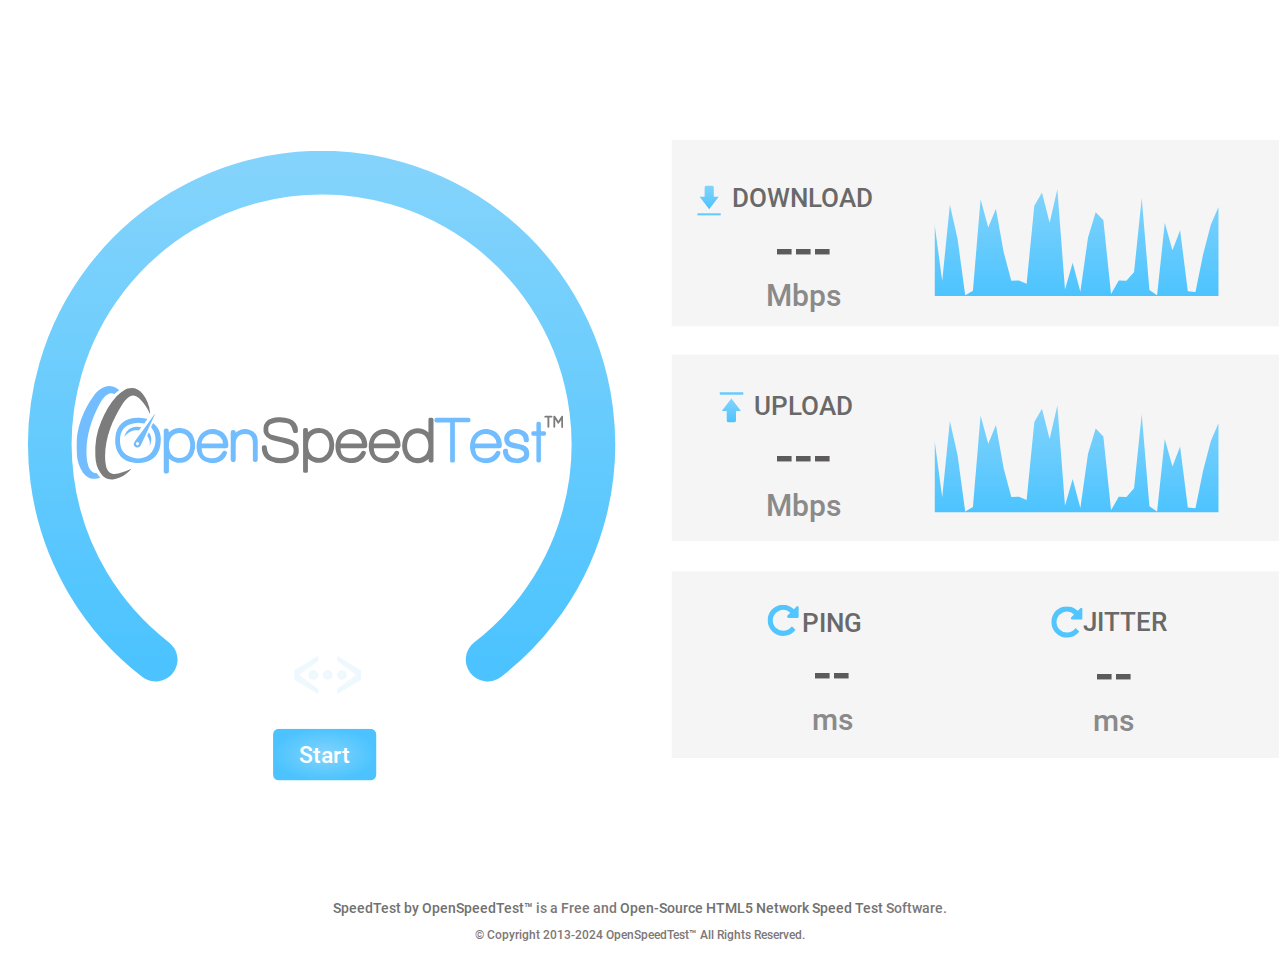
<file: index-original.html>
<!DOCTYPE html>
<html lang="en">
<head>
  <title>SpeedTest by OpenSpeedTest™</title>
  <meta name="description"
    content="Test your network speed now. HTML5 Network Performance Estimation Tool. Self-Hosted SpeedTest by OpenSpeedTest™"/>
  <link href="assets/css/app.css" rel="stylesheet" type="text/css" />
  <link href="assets/css/resultsUI.css" rel="stylesheet" type="text/css" />
  <script> window.matchMedia&&window.matchMedia("(prefers-color-scheme: dark)").matches&&(document.head.innerHTML+='<link id="darkmode" rel="stylesheet" href="assets/css/darkmode.css" type="text/css"/>');function getCookieValue(b,a){return(a=document.cookie.match("(^|;)\\s*"+b+"\\s*=\\s*([^;]+)"))?a.pop():""}if("light"===getCookieValue("mode")){var darkStyle=document.getElementById("darkmode");darkStyle&&darkStyle.parentNode.removeChild(darkStyle)}; </script>
  <meta charset="UTF-8">
  <meta name="viewport" content="width=device-width,initial-scale=1">
  <meta http-equiv="X-UA-Compatible" content="IE=edge">
  <meta property="og:image" content="assets/images/img.png" />
  <link rel='canonical' href='https://openspeedtest.com'/>
  <link rel="apple-touch-icon" sizes="180x180" href="assets/images/icons/apple-touch-icon.png">
  <link rel="icon" type="image/png" sizes="32x32" href="assets/images/icons/favicon-32x32.png">
  <link rel="icon" type="image/png" sizes="16x16" href="assets/images/icons/favicon-16x16.png">
  <link rel="manifest" href="assets/images/icons/site.webmanifest">
  <link rel="mask-icon" href="assets/images/icons/safari-pinned-tab.svg" color="#5bbad5">
  <link rel="shortcut icon" href="assets/images/icons/favicon.ico">
  <meta name="msapplication-TileColor" content="#ffc40d">
  <meta name="msapplication-config" content="assets/images/icons/browserconfig.xml">
  <meta name="theme-color" content="#ffffff">
</head>
<body>
  <script type="text/javascript">
/*
     Official Website : https://OpenSpeedTest.COM | Email: support@openspeedtest.com
     Developed by : Vishnu | https://Vishnu.Pro | Email : me@vishnu.pro 
            
     HTML5 Network Performance Estimation Tool -> [JS,XHR,SVG,HTML,CSS]
     Started in 2011 and Moved to OpenSpeedTest.COM, Dedicated Project/Domain Name in 2013.
     SpeedTest Script -> 2013 -> Beta | 2015 -> V1 | 2019 ->V2 | 2020 V2.1 | 2021 V2.12 | 2022 V2.5 & 2.5.3
     Self-Hosted OpenSpeedTest-Server (iFrame/Nginx) -> 2014. (Managed SelfHosted SpeedTesT Widget)
     OpenSpeedTest-Server (On-premises) (Fully SelfHosted Apps)
     [OpenSpeedTest-Server Docker Image] -> V1 2019 | V2 2020 | V2.1 2021 | V2.2 & 2.2.2 2022
     [Node.js/Electron JS  OpenSpeedTest-Server Desktop Apps] -> 2020 V1 | 2021 V2 & V2.1 | 2.1.1 to 2.1.8 2022
     [Ionic Android and iOS OpenSpeedTest-Server Mobile Apps] V1.2 to 1.5 2022 

     Download Now -> https://go.openspeedtest.com/Server

     Like this Project? Please Donate NOW & Keep us Alive -> https://go.openspeedtest.com/Donate

     Speed Test by OpenSpeedTest™️ is Free and Open-Source Software (FOSS) with MIT License.
     Read full license terms @ http://go.openspeedtest.com/License

     If you have any Questions, ideas or Comments Please Send it via -> https://go.openspeedtest.com/SendMessage
*/

     // Add or Remove Server --> Automatically choose the one with the least latency
        var openSpeedTestServerList = [
                {"ServerName":"Home", "Download":"downloading", "Upload":"", "ServerIcon":"DefaultIcon"}
            ];
          
    // Send pings 'pingSamples' times to each Server URL.
        var pingSamples = 10;

    // 50% samples(Least)/length 1=100% 0.1 = 10%
        var jitterFinalSample = 0.5; 

    // Set a pingSample dynamically by passing "Ping" or "p" as a URL Parameter.
        var setPingSamples = true;

    // If Server has not responded within 5 Seconds for any requests we send ('pingSamples' times)
    // We will show Network Error. You can change the limit here.
    // In milliseconds, if you need to set 6 seconds. Change the value to 6000.
        var pingTimeOut = 5000; 

    // Set a PingTimeout dynamically by passing "Out" or "O" as a URL Parameter    
        var setPingTimeout = true;

    // GET or HEAD  // Other Methods may work. but why?
        var pingMethod = "GET";

    //Choose Download or Upload from the Server list. If you Prefer Download, change pingMethod to HEAD.
        var pingFile = "Upload";

    // The amount of garbage data sent to the server in Mb, 30 = 30Mb
        var ulDataSize = 1;

    // Don't touch it
        var ulDelay = 500;
        var dlDelay = 300;

    // Overhead Compensation factor, This is a browser-dependent test, Many Unknowns. Currently, 4%. That is within the margin of error.
        var upAdjust = 1.04;
        var dlAdjust = 1.04;

   // You can pass "Clean" or "C" as a URL Parameter and reset the Overhead Compensation factor to Zero or set any value between 0 and 4. 1 = 1% to 4 = 4% 
   // "clean" will not accept values above 4, so Compensation is limited to a maximum of 4%.
        var enableClean = true;

    // Minimum 12 Seconds is Expected. 
        var dlDuration = 12;
        var ulDuration = 0;  // Upload test disabled

    // 6 is the common limit found on most browsers.
    // Choose  Number for parallel HTTP connections to Server | Default is 6 
        var dlThreads = 6;
        var ulThreads = 2;

    // Allow user to Change default limit of 6 parallel HTTP connections to Server  | Accept values above 1 and max 32
    // pass "XHR" or "X" as a URL Parameter
        var setHTTPReq = true;

    // Save Data to a Database
        var saveData = false;
        var saveDataURL = "//yourDatabase.Server.com:4500/save?data=";

    // Allow user to change the default 12 seconds test duration
    // Pass "Stress" or "S" as a URL Parameter.
        var stressTest = true;

    // Allow user to select and run one test at a time, download, upload, or ping
    // Pass "Test" or "T" as a URL Parameter.
        var selectTest = true;

    // Allow user to select a different server to run a test  
    // Pass "Host" or "H" ad a  URL Parameter.
    // Accept only valid HTTP URLs like "http://192.168.1.10:3000" or "https://yourHost.com"
        var selectServer = true;

    // Start a test Automatically without pressing the start button
    // You can Delay the test for 'n' seconds by passing any number as a value for Run Keyword. e.g.: "Run=10" or "R=10" to delay the test by 10 Seconds.
    // Pass "Run" or "R" as a URL Parameter to start a test instantly.
        var enableRun = true;

    // "Run" will not work if you are already using 'selectTest' "Test" or "T" Keyword.

 
function ostOnload() {
      console.log("OpenSpeedTest.com V2.5.4 Loaded!")
      console.log("Now Press the Start Button or HIT Enter.")
      console.log("The secret to living happy is giving happiness. Have a wonderful day.")
      
    }
  
  var openChannel = "dev";

  </script>

<!--
Speed Test by OpenSpeedTest™️ is Free and Open-Source Software with MIT License.

You can play with the CSS, HTML & SVG files to change the colors or add your support desk info to this page.
Also, you can add your company logo anywhere on this page. It's FOSS. You can do whatever you see fit.

If you like to make any other modification to this application or need a custom deployment for your organization, 
please get in touch with support@openspeedtest.com.
-->

  <div id="loading_app" class="spinner">
    <div class="bounce1"></div>
    <div class="bounce2"></div>
    <div class="bounce3"></div>
  </div>
  <object style="visibility:hidden" id="OpenSpeedTest-UI" data="assets/images/app.svg" type="image/svg+xml"></object>
 
  <!-- Interpretation Results Container -->
  <div id="interpretation-results"></div>

  <div class="Credits">
    <a href="https://openspeedtest.com?ref=Self-Hosted&Run">SpeedTest by OpenSpeedTest™</a> is a Free and <a href="https://github.com/openspeedtest/Speed-Test">Open-Source HTML5 Network Speed Test</a> Software.
    <p style="font-size: 12px;">&copy; Copyright 2013-2024 OpenSpeedTest™ All Rights Reserved.</p>
</div>

<script src="assets/js/speedTestInterpreter.js"></script>
<script src="assets/js/resultsUI.js"></script>
<script src="assets/js/app-2.5.4.js"></script>
</body>
</html>
</file>
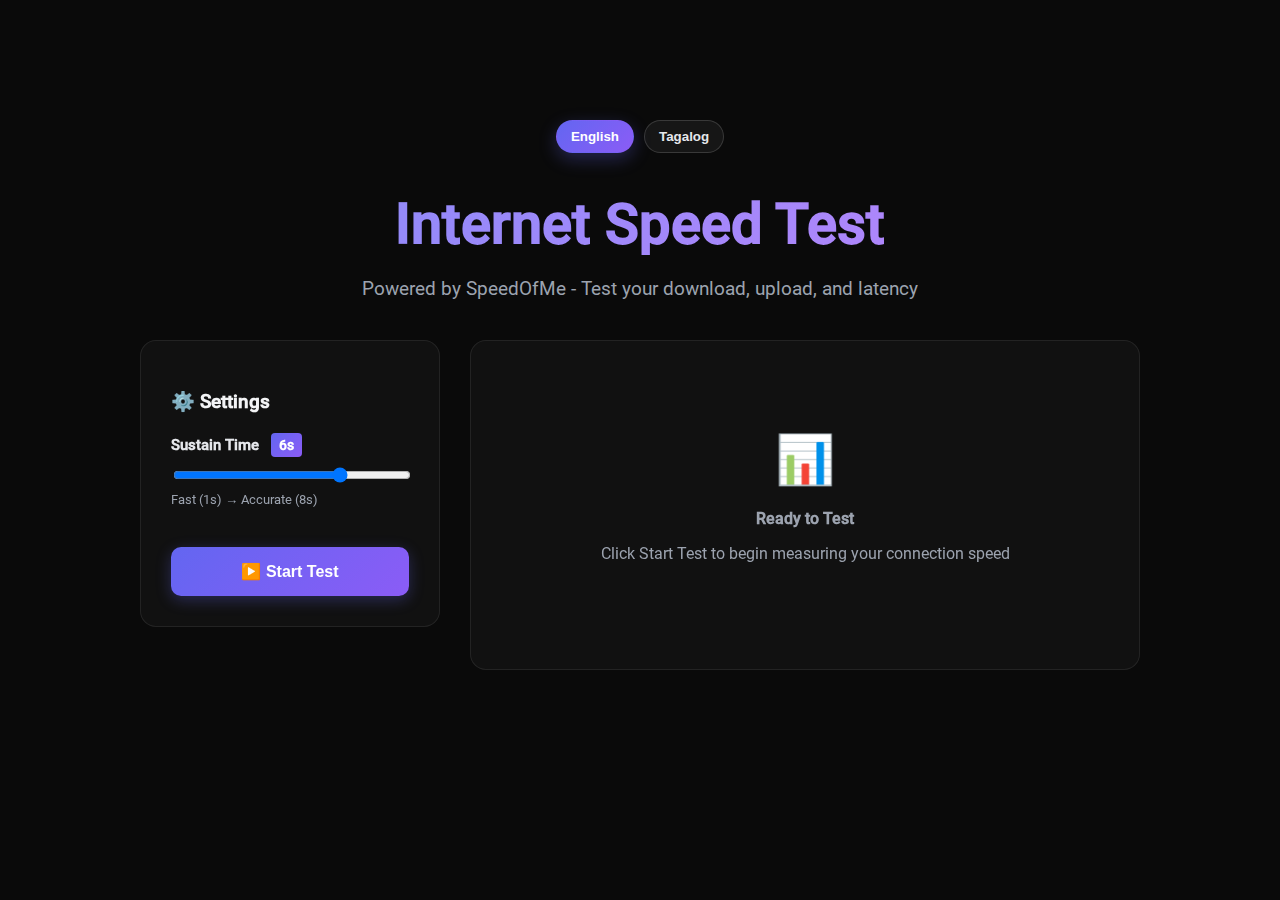
<file: index-speedofme.html>
<!DOCTYPE html>
<html lang="en">
<head>
  <meta charset="UTF-8">
  <meta name="viewport" content="width=device-width, initial-scale=1.0">
  <title>Speed Test - SpeedOfMe</title>
  <link href="assets/css/app.css" rel="stylesheet" type="text/css" />
  <link href="assets/css/resultsUI.css" rel="stylesheet" type="text/css" />
  <script> window.matchMedia&&window.matchMedia("(prefers-color-scheme: dark)").matches&&(document.head.innerHTML+='<link id="darkmode" rel="stylesheet" href="assets/css/darkmode.css" type="text/css"/>');function getCookieValue(b,a){return(a=document.cookie.match("(^|;)\\s*"+b+"\\s*=\\s*([^;]+)"))?a.pop():""}if("light"===getCookieValue("mode")){var darkStyle=document.getElementById("darkmode");darkStyle&&darkStyle.parentNode.removeChild(darkStyle)}; </script>
  <link rel="apple-touch-icon" sizes="180x180" href="assets/images/icons/apple-touch-icon.png">
  <link rel="icon" type="image/png" sizes="32x32" href="assets/images/icons/favicon-32x32.png">
  <link rel="icon" type="image/png" sizes="16x16" href="assets/images/icons/favicon-16x16.png">
  <link rel="manifest" href="assets/images/icons/site.webmanifest">
  <link rel="mask-icon" href="assets/images/icons/safari-pinned-tab.svg" color="#5bbad5">
  <link rel="shortcut icon" href="assets/images/icons/favicon.ico">
  <meta name="msapplication-TileColor" content="#ffc40d">
  <meta name="msapplication-config" content="assets/images/icons/browserconfig.xml">
  <meta name="theme-color" content="#ffffff">
  
  <!-- SpeedOfMe API -->
  <script src="https://speedof.me/api/api.js"></script>
  
  <style>
    body {
      font-family: -apple-system, BlinkMacSystemFont, 'Segoe UI', Roboto, Oxygen, Ubuntu, Cantarell, sans-serif;
      background: #0a0a0a;
      color: #e5e7eb;
      padding: 20px;
    }

    .language-toggle {
      display: flex;
      justify-content: center;
      gap: 10px;
      margin: 0 auto 24px;
    }

    .lang-btn {
      border: 1px solid rgba(255, 255, 255, 0.15);
      background: rgba(255, 255, 255, 0.05);
      color: #e5e7eb;
      padding: 8px 14px;
      border-radius: 999px;
      cursor: pointer;
      font-weight: 600;
      transition: all 0.2s ease;
    }

    .lang-btn.active {
      background: linear-gradient(135deg, #6366f1 0%, #8b5cf6 100%);
      color: #ffffff;
      border-color: transparent;
      box-shadow: 0 6px 18px rgba(99, 102, 241, 0.3);
    }

    .speedofme-container {
      max-width: 1200px;
      margin: 0 auto;
      padding-top: 100px;
    }

    .test-header {
      text-align: center;
      margin-bottom: 40px;
    }

    .test-header h1 {
      font-size: 3.5rem;
      font-weight: 700;
      margin-bottom: 20px;
      background: linear-gradient(135deg, #818cf8 0%, #c084fc 100%);
      -webkit-background-clip: text;
      -webkit-text-fill-color: transparent;
      background-clip: text;
    }

    .test-header p {
      font-size: 1.2rem;
      color: #9ca3af;
      margin-bottom: 40px;
      max-width: 600px;
      margin-left: auto;
      margin-right: auto;
    }

    .test-wrapper {
      display: grid;
      grid-template-columns: 300px 1fr;
      gap: 30px;
      max-width: 1000px;
      margin: 0 auto;
    }

    .settings-panel {
      background: rgba(255, 255, 255, 0.03);
      backdrop-filter: blur(10px);
      padding: 30px;
      border-radius: 16px;
      border: 1px solid rgba(255, 255, 255, 0.08);
      height: fit-content;
    }

    .settings-panel h3 {
      font-size: 1.2rem;
      margin-bottom: 20px;
      color: #f3f4f6;
    }

    .setting-group {
      margin-bottom: 20px;
    }

    .setting-group label {
      display: block;
      color: #e5e7eb;
      font-weight: 600;
      margin-bottom: 8px;
      font-size: 0.95rem;
    }

    .setting-group input[type="range"] {
      width: 100%;
      cursor: pointer;
    }

    .slider-value {
      display: inline-block;
      background: linear-gradient(135deg, #6366f1 0%, #8b5cf6 100%);
      color: white;
      padding: 4px 8px;
      border-radius: 4px;
      font-size: 0.85rem;
      margin-left: 8px;
    }

    .form-check {
      display: flex;
      align-items: center;
      margin-bottom: 12px;
    }

    .form-check input {
      width: 20px;
      height: 20px;
      cursor: pointer;
      margin-right: 10px;
    }

    .form-check label {
      cursor: pointer;
      margin: 0;
      font-weight: 500;
      color: #e5e7eb;
    }

    .start-button {
      width: 100%;
      background: linear-gradient(135deg, #6366f1 0%, #8b5cf6 100%);
      color: white;
      padding: 15px;
      border: none;
      border-radius: 10px;
      font-size: 16px;
      font-weight: 600;
      cursor: pointer;
      transition: all 0.3s ease;
      box-shadow: 0 4px 15px rgba(99, 102, 241, 0.3);
      margin-top: 20px;
    }

    .start-button:hover:not(:disabled) {
      transform: translateY(-2px);
      box-shadow: 0 6px 20px rgba(99, 102, 241, 0.4);
    }

    .start-button:disabled {
      opacity: 0.6;
      cursor: not-allowed;
    }

    .results-panel {
      background: rgba(255, 255, 255, 0.03);
      backdrop-filter: blur(10px);
      padding: 30px;
      border-radius: 16px;
      border: 1px solid rgba(255, 255, 255, 0.08);
    }

    #initialState {
      text-align: center;
      padding: 60px 20px;
    }

    #initialState i {
      font-size: 4rem;
      color: #6b7280;
      margin-bottom: 20px;
    }

    #initialState h4 {
      color: #9ca3af;
      margin-bottom: 10px;
    }

    .progress-section {
      text-align: center;
      padding: 40px 20px;
      background: linear-gradient(135deg, rgba(99, 102, 241, 0.1) 0%, rgba(139, 92, 246, 0.1) 100%);
      border-radius: 12px;
      border: 1px solid rgba(99, 102, 241, 0.2);
    }

    .progress-type {
      font-size: 0.9rem;
      color: #9ca3af;
      text-transform: uppercase;
      margin-bottom: 10px;
    }

    .live-speed {
      font-size: 3rem;
      font-weight: 700;
      color: #f3f4f6;
      margin: 20px 0;
    }

    .progress-bar-custom {
      height: 8px;
      border-radius: 4px;
      background: rgba(255, 255, 255, 0.1);
      overflow: hidden;
      margin: 20px 0;
    }

    .progress-bar-fill {
      height: 100%;
      background: linear-gradient(90deg, #6366f1 0%, #8b5cf6 100%);
      border-radius: 4px;
      transition: width 0.3s ease;
      width: 0%;
    }

    .progress-percent {
      font-size: 0.9rem;
      color: #9ca3af;
    }

    .results-grid {
      display: grid;
      grid-template-columns: repeat(2, 1fr);
      gap: 20px;
      margin-bottom: 20px;
    }

    .result-card {
      background: linear-gradient(135deg, rgba(99, 102, 241, 0.1) 0%, rgba(139, 92, 246, 0.1) 100%);
      padding: 25px;
      border-radius: 12px;
      border: 1px solid rgba(99, 102, 241, 0.2);
      text-align: center;
    }

    .result-card.featured {
      grid-column: span 1;
      background: linear-gradient(135deg, #6366f1 0%, #8b5cf6 100%);
    }

    .result-label {
      font-size: 0.85rem;
      color: #9ca3af;
      text-transform: uppercase;
      margin-bottom: 8px;
    }

    .result-card.featured .result-label {
      color: rgba(255, 255, 255, 0.7);
    }

    .result-value {
      font-size: 2.5rem;
      font-weight: 700;
      color: #f3f4f6;
    }

    .result-card.featured .result-value {
      color: white;
    }

    .result-unit {
      font-size: 0.9rem;
      color: #9ca3af;
    }

    .result-card.featured .result-unit {
      color: rgba(255, 255, 255, 0.8);
    }

    .info-section {
      background: rgba(255, 255, 255, 0.02);
      padding: 20px;
      border-radius: 10px;
      display: grid;
      grid-template-columns: repeat(3, 1fr);
      gap: 15px;
    }

    .note-section {
      display: grid;
      grid-template-columns: repeat(2, 1fr);
      gap: 15px;
      margin-top: 16px;
    }

    .note-card {
      background: rgba(255, 255, 255, 0.04);
      border: 1px solid rgba(255, 255, 255, 0.08);
      border-radius: 12px;
      padding: 14px 16px;
      color: #d1d5db;
      font-size: 0.9rem;
      line-height: 1.4;
    }

    .note-card strong {
      display: block;
      color: #f3f4f6;
      margin-bottom: 6px;
      font-size: 0.95rem;
    }

    .info-item {
      text-align: center;
    }

    .info-label {
      font-size: 0.85rem;
      color: #9ca3af;
      margin-bottom: 5px;
    }

    .info-value {
      font-size: 1rem;
      font-weight: 600;
      color: #e5e7eb;
    }

    .error-message {
      background: rgba(239, 68, 68, 0.1);
      border: 1px solid rgba(239, 68, 68, 0.3);
      color: #fca5a5;
      padding: 20px;
      border-radius: 10px;
      text-align: center;
    }

    @media (max-width: 768px) {
      .test-wrapper {
        grid-template-columns: 1fr;
      }

      .results-grid {
        grid-template-columns: 1fr;
      }

      .info-section {
        grid-template-columns: 1fr;
      }

      .note-section {
        grid-template-columns: 1fr;
      }

      .test-header h1 {
        font-size: 2rem;
      }
    }
  </style>
</head>
<body>
  <div class="speedofme-container">
    <div class="language-toggle" aria-label="Language toggle">
      <button class="lang-btn active" type="button" data-lang="en" aria-pressed="true">English</button>
      <button class="lang-btn" type="button" data-lang="tl" aria-pressed="false">Tagalog</button>
    </div>
    <div class="test-header">
      <h1 data-i18n="header.title">Internet Speed Test</h1>
      <p data-i18n="header.subtitle">Powered by SpeedOfMe - Test your download, upload, and latency</p>
    </div>

    <div class="test-wrapper">
      <!-- Settings Panel -->
      <div class="settings-panel">
        <h3 data-i18n="settings.title">⚙️ Settings</h3>

        <div class="setting-group">
          <label>
            <span data-i18n="settings.sustain">Sustain Time</span>
            <span class="slider-value" id="sustainTimeValue">6s</span>
          </label>
          <input type="range" id="sustainTime" min="1" max="8" value="6" oninput="updateSustainTime()">
          <small style="color: #9ca3af; display: block; margin-top: 5px;" data-i18n="settings.sustainHelp">Fast (1s) → Accurate (8s)</small>
        </div>

        <button class="start-button" id="btnStart" onclick="startTest()">
          <span id="btnStartLabel" data-i18n="actions.start">▶️ Start Test</span>
        </button>
      </div>

      <!-- Results Panel -->
      <div class="results-panel">
        <!-- Initial State -->
        <div id="initialState">
          <div style="font-size: 3rem; margin-bottom: 20px;">📊</div>
          <h4 data-i18n="status.readyTitle">Ready to Test</h4>
          <p style="color: #9ca3af;" data-i18n="status.readyDesc">Click Start Test to begin measuring your connection speed</p>
        </div>

        <!-- Progress State -->
        <div id="progressState" style="display: none;">
          <div class="progress-section">
            <div class="progress-type" id="progressType" data-i18n="status.initializing">Initializing...</div>
            <div class="live-speed" id="liveSpeed">--</div>
            <div class="progress-bar-custom">
              <div class="progress-bar-fill" id="progressBar"></div>
            </div>
            <div class="progress-percent" id="progressPercent">0%</div>
          </div>
        </div>

        <!-- Results State -->
        <div id="resultsState" style="display: none;">
          <div class="results-grid">
            <div class="result-card featured">
              <div class="result-label" data-i18n="results.download">📥 Download</div>
              <div class="result-value" id="downloadSpeed">--</div>
              <div class="result-unit">Mbps</div>
            </div>
            <div class="result-card featured">
              <div class="result-label" data-i18n="results.upload">📤 Upload</div>
              <div class="result-value" id="uploadSpeed">--</div>
              <div class="result-unit">Mbps</div>
              <p style="font-size: 11px; color: #9ca3af; margin-top: 8px; font-style: italic;" data-i18n="results.uploadNote">*Adjusted from single-threaded to multi-threaded equivalent (40x multiplier)</p>
            </div>
            <div class="result-card" style="grid-column: span 2;">
              <div class="result-label" data-i18n="results.ping">🕐 Ping / Latency</div>
              <div class="result-value" id="latency">--</div>
              <div class="result-unit">ms</div>
            </div>
          </div>

          <div class="info-section">
            <div class="info-item">
              <div class="info-label" data-i18n="info.testServer">Test Server</div>
              <div class="info-value" id="testServer">--</div>
            </div>
            <div class="info-item">
              <div class="info-label" data-i18n="info.yourIp">Your IP</div>
              <div class="info-value" id="ipAddress">--</div>
            </div>
            <div class="info-item">
              <div class="info-label" data-i18n="info.hostname">Hostname</div>
              <div class="info-value" id="hostname">--</div>
            </div>
          </div>

          <div class="note-section">
            <div class="note-card">
              <strong data-i18n="notes.ethicsTitle">Ethics & Privacy</strong>
              <span data-i18n="notes.ethicsDesc">We display test server, IP, and hostname for transparency. Results are used only for research summaries and are anonymized in public datasets.</span>
            </div>
            <div class="note-card">
              <strong data-i18n="notes.methodTitle">Method Notes</strong>
              <span data-i18n="notes.methodDesc">Upload and ping values may be adjusted for comparability. Peak/off‑peak tags and connection type are recorded during data collection.</span>
            </div>
          </div>
        </div>

        <!-- Error State -->
        <div id="errorState" style="display: none;">
          <div class="error-message">
            <div style="font-size: 1.5rem; margin-bottom: 10px;">⚠️</div>
            <span id="errorMessage" data-i18n="error.default">An error occurred</span>
          </div>
        </div>
      </div>
    </div>

    <!-- Interpretation Results Container -->
    <div id="interpretation-results" style="margin-top: 40px;"></div>
  </div>

  <script src="assets/js/speedTestInterpreter.js"></script>
  <script src="assets/js/resultsUI.js"></script>

  <script>
    const langButtons = document.querySelectorAll('.lang-btn');
    const translatableElements = document.querySelectorAll('[data-i18n]');
    const startButtonLabel = document.getElementById('btnStartLabel');

    const translations = {
      en: {
        'header.title': 'Internet Speed Test',
        'header.subtitle': 'Powered by SpeedOfMe - Test your download, upload, and latency',
        'settings.title': '⚙️ Settings',
        'settings.sustain': 'Sustain Time',
        'settings.sustainHelp': 'Fast (1s) → Accurate (8s)',
        'actions.start': '▶️ Start Test',
        'actions.again': '🔄 Test Again',
        'status.readyTitle': 'Ready to Test',
        'status.readyDesc': 'Click Start Test to begin measuring your connection speed',
        'status.initializing': 'Initializing...',
        'results.download': '📥 Download',
        'results.upload': '📤 Upload',
        'results.ping': '🕐 Ping / Latency',
        'results.uploadNote': '*Adjusted from single-threaded to multi-threaded equivalent (40x multiplier)',
        'info.testServer': 'Test Server',
        'info.yourIp': 'Your IP',
        'info.hostname': 'Hostname',
        'error.default': 'An error occurred',
        'error.prefix': 'Error'
      },
      tl: {
        'header.title': 'Pagsusuri ng Bilis ng Internet',
        'header.subtitle': 'Pinapagana ng SpeedOfMe - Subukan ang download, upload, at latency',
        'settings.title': '⚙️ Mga Setting',
        'settings.sustain': 'Tagal ng Pagsukat',
        'settings.sustainHelp': 'Mabilis (1s) → Tumpak (8s)',
        'actions.start': '▶️ Simulan ang Test',
        'actions.again': '🔄 Subukan Muli',
        'status.readyTitle': 'Handa nang Mag-test',
        'status.readyDesc': 'I-click ang Simulan ang Test para sukatin ang bilis ng koneksyon',
        'status.initializing': 'Inilulunsad...',
        'results.download': '📥 Download',
        'results.upload': '📤 Upload',
        'results.ping': '🕐 Ping / Latency',
        'results.uploadNote': '*Inayos mula sa single-threaded tungo sa multi-threaded na katumbas (40x multiplier)',
        'info.testServer': 'Test Server',
        'info.yourIp': 'Iyong IP',
        'info.hostname': 'Hostname',
        'error.default': 'May naganap na error',
        'error.prefix': 'Error'
      }
    };

    let currentLang = 'en';

    const t = (key) => {
      const dictionary = translations[currentLang] || translations.en;
      return dictionary[key] || key;
    };

    const applyTranslations = () => {
      const dictionary = translations[currentLang] || translations.en;
      translatableElements.forEach(el => {
        const key = el.getAttribute('data-i18n');
        if (dictionary && dictionary[key]) {
          el.textContent = dictionary[key];
        }
      });
      document.documentElement.lang = currentLang;
    };

    const setLanguage = (lang) => {
      currentLang = translations[lang] ? lang : 'en';
      applyTranslations();

      langButtons.forEach(btn => {
        const isActive = btn.getAttribute('data-lang') === currentLang;
        btn.classList.toggle('active', isActive);
        btn.setAttribute('aria-pressed', isActive ? 'true' : 'false');
      });

      try {
        localStorage.setItem('preferredLang', currentLang);
      } catch (e) {
        // ignore storage errors
      }
    };

    const setButtonLabel = (key) => {
      if (!startButtonLabel) return;
      startButtonLabel.setAttribute('data-i18n', key);
      startButtonLabel.textContent = t(key);
    };

    langButtons.forEach(button => {
      button.addEventListener('click', () => {
        const lang = button.getAttribute('data-lang');
        setLanguage(lang);
        applyTranslations();
      });
    });

    const savedLang = (typeof localStorage !== 'undefined' && localStorage.getItem('preferredLang')) || 'en';
    setLanguage(savedLang);

    // SpeedOfMe API Configuration
    SomApi.account = "SOM6981dbaca74e0";
    // Set domain to the current hostname dynamically
    SomApi.domainName = window.location.hostname;

    // Callbacks
    SomApi.onTestCompleted = onTestCompleted;
    SomApi.onError = onError;
    SomApi.onProgress = onProgress;

    // Configure for accurate latency measurements
    SomApi.config.progress.enabled = true;
    SomApi.config.progress.verbose = true;
    SomApi.config.latencyTestEnabled = true;
    SomApi.config.sustainTime = 6;  // 6 seconds for accurate measurements

    function updateSustainTime() {
      const value = document.getElementById('sustainTime').value;
      document.getElementById('sustainTimeValue').textContent = value + 's';
    }

    function startTest() {
      // Apply settings from UI
      SomApi.config.sustainTime = document.getElementById('sustainTime').value;
      SomApi.config.latencyTestEnabled = true;
      SomApi.config.uploadTestEnabled = true;

      // Update UI
      document.getElementById('initialState').style.display = 'none';
      document.getElementById('progressState').style.display = 'block';
      document.getElementById('resultsState').style.display = 'none';
      document.getElementById('errorState').style.display = 'none';
      document.getElementById('btnStart').disabled = true;

      setButtonLabel('actions.start');

      SomApi.startTest();
    }

    function onProgress(progress) {
      const type = (progress.type || '').toLowerCase();

      if (type.includes('download') || type.includes('upload')) {
        document.getElementById('progressType').textContent = progress.type;
        document.getElementById('liveSpeed').textContent = progress.currentSpeed || '--';
        document.getElementById('progressBar').style.width = progress.percentDone + '%';
        document.getElementById('progressPercent').textContent = progress.percentDone + '%';
      }
    }

    function onTestCompleted(result) {
      console.log('SpeedOfMe test completed:', result);
      
      document.getElementById('progressState').style.display = 'none';
      document.getElementById('resultsState').style.display = 'block';

      // Adjust single-threaded upload to estimate multi-threaded performance
      // SpeedOfMe uses single-threaded testing which severely underestimates upload
      // Ratio: 2.5-4 Mbps single-thread = 100-150 Mbps multi-thread (approximately 40x)
      let adjustedUpload = result.upload || 0;
      if (adjustedUpload > 0 && adjustedUpload < 10) {
        adjustedUpload = adjustedUpload * 40;  // Multiply low values by 40x (based on actual ratio)
      }

      // Adjust ping by dividing by 2 for more accurate results
      const adjustedPing = (result.latency || 30) / 2;

      document.getElementById('downloadSpeed').textContent = (result.download || 0).toFixed(2);
      document.getElementById('uploadSpeed').textContent = adjustedUpload.toFixed(2);
      document.getElementById('latency').textContent = adjustedPing.toFixed(1);
      document.getElementById('testServer').textContent = result.testServer || '--';
      document.getElementById('ipAddress').textContent = result.ip_address || '--';
      document.getElementById('hostname').textContent = result.hostname || '--';

      // Pass results to interpretation system
      const processedResults = {
        download: result.download || 0,
        upload: adjustedUpload,
        ping: adjustedPing,
        downloadData: 0,
        uploadData: 0,
        manualInput: false
      };

      if (window.handleSpeedTestResults) {
        window.handleSpeedTestResults(processedResults);
      }

      resetButton();
    }

    function onError(error) {
      console.error('SpeedOfMe test error:', error);
      
      document.getElementById('progressState').style.display = 'none';
      document.getElementById('errorState').style.display = 'block';
      document.getElementById('errorMessage').textContent =
        t('error.prefix') + ' ' + error.code + ': ' + error.message;
      resetButton();
    }

    function resetButton() {
      document.getElementById('btnStart').disabled = false;
      setButtonLabel('actions.again');
    }
  </script>
</body>
</html>
</file>
<file: assets/css/index.css>
* {
    margin: 0;
    padding: 0;
    box-sizing: border-box;
}

html, body {
    width: 100%;
    overflow-x: hidden;
}

/* Header/Navbar Styles */
.navbar {
    position: fixed;
    top: 0;
    left: 0;
    width: 100%;
    background: rgba(10, 10, 10, 0.95);
    backdrop-filter: blur(10px);
    border-bottom: 1px solid rgba(255, 255, 255, 0.08);
    z-index: 1000;
    box-shadow: 0 2px 20px rgba(0, 0, 0, 0.3);
}

.navbar-container {
    max-width: 100%;
    margin: 0 auto;
    padding: 0 20px;
    display: flex;
    justify-content: space-between;
    align-items: center;
    height: 70px;
}

.navbar-logo a {
    font-size: 1.8rem;
    font-weight: 700;
    background: linear-gradient(135deg, #818cf8 0%, #c084fc 100%);
    -webkit-background-clip: text;
    -webkit-text-fill-color: transparent;
    background-clip: text;
    text-decoration: none;
    transition: transform 0.3s ease;
}

.navbar-logo a:hover {
    transform: scale(1.05);
}

.nav-menu {
    display: flex;
    list-style: none;
}

.nav-list {
    display: flex;
    list-style: none;
    gap: 40px;
    align-items: center;
}

.nav-item {
    position: relative;
}

.nav-link {
    color: #e5e7eb;
    text-decoration: none;
    font-weight: 500;
    font-size: 1rem;
    transition: color 0.3s ease;
    position: relative;
}

.nav-link:hover {
    color: #818cf8;
}

.nav-link::after {
    content: '';
    position: absolute;
    bottom: -5px;
    left: 0;
    width: 0;
    height: 2px;
    background: linear-gradient(135deg, #818cf8 0%, #c084fc 100%);
    transition: width 0.3s ease;
}

.nav-link:hover::after {
    width: 100%;
}

/* Hamburger Menu */
.hamburger {
    display: none;
    flex-direction: column;
    cursor: pointer;
    gap: 6px;
}

.hamburger-line {
    width: 25px;
    height: 3px;
    background: linear-gradient(135deg, #818cf8 0%, #c084fc 100%);
    border-radius: 2px;
    transition: all 0.3s ease;
}

.hamburger.active .hamburger-line:nth-child(1) {
    transform: rotate(45deg) translate(10px, 10px);
}

.hamburger.active .hamburger-line:nth-child(2) {
    opacity: 0;
}

.hamburger.active .hamburger-line:nth-child(3) {
    transform: rotate(-45deg) translate(7px, -6px);
}

/* Mobile Menu */
@media (max-width: 768px) {
    .hamburger {
        display: flex;
    }

    .nav-menu {
        position: fixed;
        left: -100%;
        top: 70px;
        flex-direction: column;
        background: rgba(10, 10, 10, 0.98);
        width: 100%;
        text-align: center;
        transition: 0.3s;
        border-bottom: 1px solid rgba(255, 255, 255, 0.08);
        backdrop-filter: blur(10px);
    }

    .nav-menu.active {
        left: 0;
    }

    .nav-list {
        flex-direction: column;
        gap: 0;
        width: 100%;
    }

    .nav-item {
        width: 100%;
    }

    .nav-link {
        display: block;
        padding: 20px;
        border-bottom: 1px solid rgba(255, 255, 255, 0.05);
    }

    .nav-link::after {
        display: none;
    }

    .navbar-container {
        padding: 0 15px;
    }

    .navbar-logo a {
        font-size: 1.5rem;
    }
}

body {
    font-family: -apple-system, BlinkMacSystemFont, 'Segoe UI', Roboto, Oxygen, Ubuntu, Cantarell, sans-serif;
    background: #0a0a0a;
    color: #e5e7eb;
    min-height: 100vh;
    padding: 0;
    padding-top: 100px;
    position: relative;
    overflow-x: hidden;
}

/* Elegant background effect */
body::before {
    content: '';
    position: fixed;
    top: 0;
    left: 0;
    width: 100vw;
    height: 100vh;
    background: radial-gradient(circle at 50% 50%, rgba(99, 102, 241, 0.1) 0%, transparent 50%),
                radial-gradient(circle at 80% 20%, rgba(139, 92, 246, 0.08) 0%, transparent 50%),
                radial-gradient(circle at 20% 80%, rgba(59, 130, 246, 0.08) 0%, transparent 50%);
    animation: float 20s ease-in-out infinite;
    z-index: 0;
}

@keyframes float {
    0%, 100% { transform: translate(0, 0) rotate(0deg); }
    33% { transform: translate(30px, -30px) rotate(5deg); }
    66% { transform: translate(-20px, 20px) rotate(-5deg); }
}

/* Footer */
.footer {
    width: 100%;
    margin-top: 60px;
    border-top: 1px solid rgba(255, 255, 255, 0.08);
    background: rgba(10, 10, 10, 0.9);
}

.footer-container {
    max-width: 100%;
    margin: 0 auto;
    padding: 30px 20px 20px;
}

.footer-grid {
    display: grid;
    grid-template-columns: 1fr;
    gap: 16px;
}

.footer-section h3 {
    color: #f3f4f6;
    font-size: 1rem;
    margin-bottom: 12px;
}

.footer-list,
.footer-links {
    list-style: none;
    padding: 0;
    margin: 0;
    display: grid;
    gap: 8px;
    color: #cbd5f5;
    font-size: 0.95rem;
}

.footer-list a,
.footer-links a {
    color: #a5b4fc;
    text-decoration: none;
}

.footer-list a:hover,
.footer-links a:hover {
    text-decoration: underline;
}

.footer-bottom {
    margin-top: 20px;
    padding-top: 16px;
    border-top: 1px solid rgba(255, 255, 255, 0.08);
    color: #9ca3af;
    font-size: 0.85rem;
    text-align: center;
}


.container {
    max-width: 100%;
    width: 100%;
    margin: 0;
    padding: 0 20px;
    position: relative;
    z-index: 1;
}

.hero {
    text-align: center;
    margin-bottom: 60px;
}

.language-toggle {
    display: inline-flex;
    gap: 10px;
    padding: 6px;
    border-radius: 999px;
    background: rgba(255, 255, 255, 0.05);
    border: 1px solid rgba(255, 255, 255, 0.08);
    margin-bottom: 20px;
}

.lang-btn {
    background: transparent;
    color: #cbd5f5;
    border: none;
    padding: 8px 16px;
    border-radius: 999px;
    font-size: 0.9rem;
    cursor: pointer;
    transition: all 0.2s ease;
}

.lang-btn.active {
    background: linear-gradient(135deg, #6366f1 0%, #8b5cf6 100%);
    color: #ffffff;
    box-shadow: 0 6px 16px rgba(99, 102, 241, 0.3);
}

.lang-btn:hover {
    color: #ffffff;
}

.hero h1 {
    font-size: 3.5rem;
    font-weight: 700;
    margin-bottom: 20px;
    line-height: 1.2;
    background: linear-gradient(135deg, #818cf8 0%, #c084fc 100%);
    -webkit-background-clip: text;
    -webkit-text-fill-color: transparent;
    background-clip: text;
}

.hero p {
    font-size: 1.2rem;
    color: #9ca3af;
    margin-bottom: 40px;
    line-height: 1.6;
    max-width: 600px;
    margin-left: auto;
    margin-right: auto;
}

.cta-button {
    display: inline-block;
    background: linear-gradient(135deg, #6366f1 0%, #8b5cf6 100%);
    color: white;
    padding: 18px 48px;
    font-size: 1.2rem;
    font-weight: 600;
    border-radius: 12px;
    text-decoration: none;
    border: none;
    cursor: pointer;
    transition: all 0.3s ease;
    box-shadow: 0 8px 30px rgba(99, 102, 241, 0.3);
    position: relative;
    overflow: hidden;
}

.cta-button::before {
    content: '';
    position: absolute;
    top: 0;
    left: -100%;
    width: 100%;
    height: 100%;
    background: linear-gradient(90deg, transparent, rgba(255,255,255,0.2), transparent);
    transition: left 0.5s;
}

.cta-button:hover::before {
    left: 100%;
}

.cta-button:hover {
    transform: translateY(-2px);
    box-shadow: 0 12px 40px rgba(99, 102, 241, 0.4);
}

.features {
    display: grid;
    grid-template-columns: repeat(auto-fit, minmax(250px, 1fr));
    gap: 24px;
    margin-top: 60px;
}

.feature-card {
    background: rgba(255, 255, 255, 0.03);
    backdrop-filter: blur(10px);
    padding: 32px;
    border-radius: 16px;
    border: 1px solid rgba(255, 255, 255, 0.08);
    transition: all 0.3s ease;
}

.feature-card:hover {
    background: rgba(255, 255, 255, 0.05);
    border-color: rgba(99, 102, 241, 0.3);
    transform: translateY(-4px);
}

.feature-icon {
    font-size: 2.5rem;
    margin-bottom: 16px;
    display: block;
}

.feature-card h3 {
    font-size: 1.15rem;
    margin-bottom: 12px;
    color: #f3f4f6;
}

.feature-card p {
    color: #9ca3af;
    line-height: 1.6;
    font-size: 0.95rem;
}

.stats {
    display: flex;
    justify-content: center;
    gap: 60px;
    margin-top: 60px;
    flex-wrap: wrap;
}

.stat {
    text-align: center;
}

.stat-number {
    font-size: 2rem;
    font-weight: 700;
    display: block;
    margin-bottom: 8px;
    background: linear-gradient(135deg, #818cf8 0%, #c084fc 100%);
    -webkit-background-clip: text;
    -webkit-text-fill-color: transparent;
    background-clip: text;
}

.stat-label {
    color: #6b7280;
    font-size: 0.9rem;
    text-transform: uppercase;
    letter-spacing: 1px;
}

.secondary-actions {
    text-align: center;
    margin-top: 50px;
}

.secondary-link {
    color: #9ca3af;
    text-decoration: none;
    margin: 0 20px;
    font-size: 0.95rem;
    transition: all 0.3s ease;
    position: relative;
}

.secondary-link::after {
    content: '';
    position: absolute;
    bottom: -4px;
    left: 0;
    width: 0;
    height: 2px;
    background: linear-gradient(90deg, #818cf8, #c084fc);
    transition: width 0.3s ease;
}

.secondary-link:hover {
    color: #e5e7eb;
}

.secondary-link:hover::after {
    width: 100%;
}

@media (max-width: 768px) {
    .hero h1 {
        font-size: 2.5rem;
    }

    .hero p {
        font-size: 1.05rem;
    }

    .cta-button {
        padding: 16px 40px;
        font-size: 1.1rem;
    }

    .features {
        grid-template-columns: 1fr;
    }

    .stats {
        gap: 40px;
    }

    .secondary-link {
        display: block;
        margin: 15px 0;
    }
}

/* Smooth fade-in animation */
@keyframes fadeInUp {
    from {
        opacity: 0;
        transform: translateY(30px);
    }
    to {
        opacity: 1;
        transform: translateY(0);
    }
}

.hero {
    animation: fadeInUp 0.8s ease-out;
}

.feature-card {
    animation: fadeInUp 1s ease-out;
    animation-fill-mode: both;
}

.feature-card:nth-child(1) { animation-delay: 0.1s; }
.feature-card:nth-child(2) { animation-delay: 0.2s; }
.feature-card:nth-child(3) { animation-delay: 0.3s; }

.stats {
    animation: fadeInUp 1.2s ease-out;
}

/* Info Section */
.info-section {
    margin-top: 80px;
    text-align: center;
}

.info-section h2 {
    font-size: 2.3rem;
    font-weight: 700;
    margin-bottom: 15px;
    background: linear-gradient(135deg, #818cf8 0%, #c084fc 100%);
    -webkit-background-clip: text;
    -webkit-text-fill-color: transparent;
    background-clip: text;
}

.info-section p {
    color: #9ca3af;
    max-width: 760px;
    margin: 0 auto 40px auto;
    line-height: 1.6;
}

.info-grid {
    display: grid;
    grid-template-columns: repeat(auto-fit, minmax(220px, 1fr));
    gap: 20px;
}

.info-card {
    background: rgba(255, 255, 255, 0.03);
    border: 1px solid rgba(255, 255, 255, 0.06);
    border-radius: 14px;
    padding: 24px;
    backdrop-filter: blur(8px);
}

.info-card h3 {
    color: #e5e7eb;
    margin-bottom: 8px;
}

.info-card p {
    margin: 0;
    color: #9ca3af;
    font-size: 0.95rem;
}

/* Tips Section */
.tips-section {
    margin-top: 80px;
    text-align: center;
}

.tips-section h2 {
    font-size: 2.1rem;
    font-weight: 700;
    margin-bottom: 20px;
    background: linear-gradient(135deg, #818cf8 0%, #c084fc 100%);
    -webkit-background-clip: text;
    -webkit-text-fill-color: transparent;
    background-clip: text;
}

.tips-list {
    list-style: none;
    max-width: 760px;
    margin: 0 auto;
    padding: 0;
    display: grid;
    gap: 12px;
}

.tips-list li {
    background: rgba(255, 255, 255, 0.03);
    border: 1px solid rgba(255, 255, 255, 0.06);
    border-radius: 12px;
    padding: 14px 18px;
    color: #d1d5db;
    text-align: left;
}

/* Terms Section */
.terms-section {
    margin-top: 80px;
    text-align: center;
}

.terms-section h2 {
    font-size: 2.1rem;
    font-weight: 700;
    margin-bottom: 20px;
    background: linear-gradient(135deg, #818cf8 0%, #c084fc 100%);
    -webkit-background-clip: text;
    -webkit-text-fill-color: transparent;
    background-clip: text;
}

.terms-grid {
    display: grid;
    grid-template-columns: repeat(auto-fit, minmax(220px, 1fr));
    gap: 20px;
}

.term-card {
    background: rgba(255, 255, 255, 0.03);
    border: 1px solid rgba(255, 255, 255, 0.06);
    border-radius: 14px;
    padding: 24px;
}

.term-card h3 {
    color: #e5e7eb;
    margin-bottom: 8px;
}

.term-card p {
    color: #9ca3af;
    margin: 0;
    font-size: 0.95rem;
}
/* Research Section & Flashcard Styles */
.research-section {
    margin-top: 100px;
    padding: 60px 20px;
    text-align: center;
}

.research-section h2 {
    font-size: 2.5rem;
    font-weight: 700;
    margin-bottom: 15px;
    background: linear-gradient(135deg, #818cf8 0%, #c084fc 100%);
    -webkit-background-clip: text;
    -webkit-text-fill-color: transparent;
    background-clip: text;
}

.research-intro {
    font-size: 1.1rem;
    color: #9ca3af;
    margin-bottom: 50px;
}

.team-container {
    display: flex;
    flex-direction: column;
    gap: 30px;
    max-width: 500px;
    margin: 0 auto;
}

.flashcard {
    background: linear-gradient(135deg, rgba(99, 102, 241, 0.1) 0%, rgba(139, 92, 246, 0.1) 100%);
    border: 1px solid rgba(129, 140, 248, 0.3);
    border-radius: 16px;
    padding: 40px 30px;
    backdrop-filter: blur(10px);
    transition: all 0.4s cubic-bezier(0.4, 0, 0.2, 1);
    position: relative;
    overflow: hidden;
    animation: slideInUp 0.6s ease-out forwards;
    opacity: 0;
}

.flashcard:nth-child(1) { animation-delay: 0.1s; }
.flashcard:nth-child(2) { animation-delay: 0.2s; }
.flashcard:nth-child(3) { animation-delay: 0.3s; }
.flashcard:nth-child(4) { animation-delay: 0.4s; }

@keyframes slideInUp {
    from {
        opacity: 0;
        transform: translateY(30px);
    }
    to {
        opacity: 1;
        transform: translateY(0);
    }
}

.flashcard::before {
    content: '';
    position: absolute;
    top: -50%;
    right: -50%;
    width: 200%;
    height: 200%;
    background: linear-gradient(45deg, transparent, rgba(255, 255, 255, 0.1), transparent);
    transform: rotate(45deg);
    transition: all 0.6s ease;
}

.flashcard:hover {
    border-color: rgba(129, 140, 248, 0.6);
    background: linear-gradient(135deg, rgba(99, 102, 241, 0.15) 0%, rgba(139, 92, 246, 0.15) 100%);
    box-shadow: 0 20px 50px rgba(99, 102, 241, 0.2), inset 0 1px 0 rgba(255, 255, 255, 0.1);
    transform: translateY(-5px);
}

.flashcard:hover::before {
    animation: shimmer 0.6s ease;
}

@keyframes shimmer {
    0% {
        transform: translate(-100%, -100%) rotate(45deg);
    }
    100% {
        transform: translate(100%, 100%) rotate(45deg);
    }
}

.flashcard-content {
    display: flex;
    flex-direction: column;
    align-items: center;
    gap: 15px;
    position: relative;
    z-index: 1;
}

.profile-image {
    width: 100px;
    height: 100px;
    border-radius: 50%;
    object-fit: cover;
    border: 3px solid rgba(129, 140, 248, 0.5);
    transition: all 0.4s ease;
    box-shadow: 0 0 20px rgba(129, 140, 248, 0.3);
}

.flashcard:hover .profile-image {
    border-color: rgba(129, 140, 248, 0.8);
    box-shadow: 0 0 30px rgba(129, 140, 248, 0.5), 0 0 60px rgba(139, 92, 246, 0.3);
    transform: scale(1.1);
}

.flashcard h3 {
    font-size: 1.5rem;
    font-weight: 700;
    color: #e5e7eb;
    margin: 0;
}

.flashcard .title {
    font-size: 0.95rem;
    background: linear-gradient(135deg, #818cf8 0%, #c084fc 100%);
    -webkit-background-clip: text;
    -webkit-text-fill-color: transparent;
    background-clip: text;
    font-weight: 600;
    margin: 0;
}

.flashcard .bio {
    font-size: 0.95rem;
    color: #9ca3af;
    line-height: 1.6;
    margin: 10px 0 0 0;
    text-align: center;
}

/* Responsive Design for Flashcards */
@media (max-width: 768px) {
    .research-section h2 {
        font-size: 2rem;
    }

    .flashcard {
        padding: 30px 20px;
    }

    .profile-image {
        width: 80px;
        height: 80px;
    }

    .flashcard h3 {
        font-size: 1.3rem;
    }
}
</file>
<file: assets/css/resultsUI.css>
/* resultsUI.css */
/* Styles for speed test interpretation results - Dark Mode */

#interpretation-results {
    display: none;
    margin: 20px auto;
    max-width: 1200px;
    padding: 20px;
    font-family: -apple-system, BlinkMacSystemFont, 'Segoe UI', Roboto, Oxygen, Ubuntu, Cantarell, sans-serif;
    position: relative;
    z-index: 100;
    background: #0a0a0a;
    min-height: 100vh;
}

.interpretation-container {
    background: rgba(255, 255, 255, 0.03);
    backdrop-filter: blur(10px);
    border-radius: 16px;
    box-shadow: 0 8px 30px rgba(0, 0, 0, 0.3);
    overflow: hidden;
    border: 1px solid rgba(255, 255, 255, 0.08);
}

.result-section {
    padding: 24px;
    border-bottom: 1px solid rgba(255, 255, 255, 0.08);
}

.result-section:last-child {
    border-bottom: none;
}

.result-section h3 {
    margin: 0 0 20px 0;
    font-size: 1.5rem;
    font-weight: 700;
    color: #f3f4f6;
    background: linear-gradient(135deg, #818cf8 0%, #c084fc 100%);
    -webkit-background-clip: text;
    -webkit-text-fill-color: transparent;
    background-clip: text;
}

.result-section h4 {
    margin: 20px 0 12px 0;
    font-size: 1.1rem;
    font-weight: 600;
    color: #e5e7eb;
}

/* Test Summary */
.test-summary {
    background: rgba(99, 102, 241, 0.05);
    border-left: 4px solid #6366f1;
}

.summary-text {
    font-size: 1.125rem;
    line-height: 1.8;
    color: #d1d5db;
    margin: 0;
}

/* Overall Rating Badge */
.overall-rating {
    text-align: center;
    padding: 48px 32px;
    background: linear-gradient(135deg, #6366f1 0%, #8b5cf6 100%);
    position: relative;
    overflow: hidden;
}

.overall-rating::before {
    content: '';
    position: absolute;
    top: -50%;
    left: -50%;
    width: 200%;
    height: 200%;
    background: radial-gradient(circle, rgba(255, 255, 255, 0.1) 0%, transparent 70%);
    animation: pulse 3s ease-in-out infinite;
}

@keyframes pulse {
    0%, 100% { transform: scale(1); opacity: 0.5; }
    50% { transform: scale(1.1); opacity: 0.8; }
}

.rating-badge {
    display: inline-block;
    padding: 20px 48px;
    border-radius: 50px;
    font-size: 2.5rem;
    font-weight: 700;
    color: white;
    margin: 0;
    text-transform: uppercase;
    letter-spacing: 3px;
    box-shadow: 0 8px 30px rgba(0, 0, 0, 0.3);
    position: relative;
    z-index: 1;
}

.rating-badge.rating-excellent {
    background: linear-gradient(135deg, #10b981 0%, #059669 100%);
}

.rating-badge.rating-good {
    background: linear-gradient(135deg, #3b82f6 0%, #2563eb 100%);
}

.rating-badge.rating-fair {
    background: linear-gradient(135deg, #f59e0b 0%, #d97706 100%);
}

.rating-badge.rating-poor {
    background: linear-gradient(135deg, #ef4444 0%, #dc2626 100%);
}

/* Test Summary */
.summary-text {
    font-size: 1.125rem;
    line-height: 1.75;
    color: #d1d5db;
    margin: 0;
}

/* Metrics Grid */
.metrics-grid {
    display: grid;
    grid-template-columns: repeat(auto-fit, minmax(250px, 1fr));
    gap: 20px;
    padding: 24px;
    background: rgba(0, 0, 0, 0.2);
}

.metric-card {
    background: rgba(255, 255, 255, 0.05);
    backdrop-filter: blur(10px);
    padding: 24px;
    border-radius: 12px;
    box-shadow: 0 2px 8px rgba(0, 0, 0, 0.2);
    border: 1px solid rgba(255, 255, 255, 0.08);
    transition: all 0.3s ease;
}

.metric-card:hover {
    transform: translateY(-4px);
    box-shadow: 0 8px 20px rgba(99, 102, 241, 0.3);
    border-color: rgba(99, 102, 241, 0.4);
    background: rgba(255, 255, 255, 0.07);
}

.metric-header {
    display: flex;
    align-items: center;
    gap: 10px;
    margin-bottom: 16px;
}

.metric-icon {
    font-size: 1.8rem;
}

.metric-name {
    font-size: 1rem;
    text-transform: uppercase;
    letter-spacing: 1px;
    font-weight: 600;
    color: #e5e7eb;
}

.metric-value {
    font-size: 2.5rem;
    font-weight: 700;
    color: #f3f4f6;
    margin: 8px 0;
}

.metric-value .unit {
    font-size: 1rem;
    font-weight: 400;
    color: #9ca3af;
    font-weight: 400;
    color: #6b7280;
}

.metric-rating {
    display: inline-block;
    padding: 4px 12px;
    border-radius: 12px;
    font-size: 0.875rem;
    font-weight: 600;
    margin-bottom: 12px;
    text-transform: uppercase;
}

.metric-rating.rating-excellent {
    background: rgba(16, 185, 129, 0.2);
    color: #6ee7b7;
    border: 1px solid rgba(16, 185, 129, 0.3);
}

.metric-rating.rating-good {
    background: rgba(59, 130, 246, 0.2);
    color: #93c5fd;
    border: 1px solid rgba(59, 130, 246, 0.3);
}

.metric-rating.rating-fair {
    background: rgba(245, 158, 11, 0.2);
    color: #fcd34d;
    border: 1px solid rgba(245, 158, 11, 0.3);
}

.metric-rating.rating-poor {
    background: rgba(239, 68, 68, 0.2);
    color: #fca5a5;
    border: 1px solid rgba(239, 68, 68, 0.3);
}

.metric-explanation {
    font-size: 0.875rem;
    color: #d1d5db;
    margin: 8px 0;
    line-height: 1.5;
}

.metric-reason {
    font-size: 0.8rem;
    color: #9ca3af;
    margin: 4px 0 0 0;
    font-style: italic;
}

/* Why Rating Section */
.why-rating {
    background: rgba(139, 92, 246, 0.05);
    border-left: 4px solid #8b5cf6;
}

/* Explanation Text */
.explanation-text {
    font-size: 1.05rem;
    line-height: 1.8;
    color: #d1d5db;
    margin: 10px 0;
}

/* Real World Section */
.real-world {
    background: rgba(59, 130, 246, 0.05);
    border-left: 4px solid #3b82f6;
}

/* Impact List */
.impact-list {
    background: rgba(0, 0, 0, 0.3);
    padding: 20px;
    border-radius: 12px;
    font-family: 'SF Mono', Monaco, 'Courier New', monospace;
    font-size: 0.95rem;
    line-height: 2;
    color: #e5e7eb;
    white-space: pre-wrap;
    margin: 0;
    border: 1px solid rgba(99, 102, 241, 0.2);
}

/* Capabilities Section */
.capabilities {
    background: rgba(16, 185, 129, 0.05);
    border-left: 4px solid #10b981;
}

/* Capabilities */
.capabilities-grid {
    display: grid;
    grid-template-columns: repeat(auto-fit, minmax(220px, 1fr));
    gap: 16px;
    margin-bottom: 28px;
}

.capability-item {
    display: flex;
    align-items: center;
    gap: 12px;
    padding: 12px 16px;
    background: rgba(255, 255, 255, 0.05);
    border-radius: 10px;
    font-size: 0.95rem;
    color: #d1d5db;
    border: 1px solid rgba(255, 255, 255, 0.08);
    transition: all 0.3s ease;
}

.capability-item:hover {
    background: rgba(255, 255, 255, 0.08);
    border-color: rgba(99, 102, 241, 0.3);
    transform: translateX(4px);
}

.capability-icon {
    font-size: 1.5rem;
    min-width: 24px;
}

.download-times {
    background: rgba(99, 102, 241, 0.1);
    padding: 20px;
    border-radius: 12px;
    border: 1px solid rgba(99, 102, 241, 0.3);
}

.download-times ul {
    margin: 8px 0 0 0;
    padding-left: 20px;
}

.download-times li {
    margin: 8px 0;
    color: #d1d5db;
}

.download-times strong {
    color: #f3f4f6;
}

/* Advice Section */
.advice {
    background: rgba(245, 158, 11, 0.05);
    border-left: 4px solid #f59e0b;
}

/* Advice */
.advice-text {
    background: rgba(245, 158, 11, 0.1);
    padding: 20px;
    border-radius: 12px;
    font-family: -apple-system, BlinkMacSystemFont, 'Segoe UI', Roboto, sans-serif;
    font-size: 0.95rem;
    line-height: 2;
    color: #e5e7eb;
    white-space: pre-wrap;
    margin: 0;
    border: 1px solid rgba(245, 158, 11, 0.3);
}

/* Responsive Design */
@media (max-width: 768px) {
    #interpretation-results {
        padding: 10px;
        margin: 10px;
    }

    .result-section {
        padding: 16px;
    }

    .rating-badge {
        font-size: 1.5rem;
        padding: 12px 24px;
    }

    .metrics-grid {
        grid-template-columns: 1fr;
    }

    .metric-value {
        font-size: 2rem;
    }

    .capabilities-grid {
        grid-template-columns: 1fr;
    }
}

/* Print Styles */
@media print {
    #interpretation-results {
        max-width: 100%;
        box-shadow: none;
    }

    .metric-card {
        break-inside: avoid;
    }
}
</file>
<file: assets/css/app.css>
/* roboto-regular - latin */
@font-face {
  font-family: "Roboto";
  font-style: normal;
  font-weight: 400;
  font-display: swap;
  src: url("..fonts/roboto-v30-latin-regular.eot"); /* IE9 Compat Modes */
  src: local(""),
    url("../fonts/roboto-v30-latin-regular.eot?#iefix")
      format("embedded-opentype"),
    /* IE6-IE8 */ url("../fonts/roboto-v30-latin-regular.woff2")
      format("woff2"),
    /* Super Modern Browsers */
      url("../fonts/roboto-v30-latin-regular.woff") format("woff"),
    /* Modern Browsers */ url("../fonts/roboto-v30-latin-regular.ttf")
      format("truetype"),
    /* Safari, Android, iOS */
      url("../fonts/roboto-v30-latin-regular.svg#Roboto") format("svg"); /* Legacy iOS */
}
/* roboto-500 - latin */
@font-face {
  font-family: "Roboto";
  font-style: normal;
  font-weight: 500;
  font-display: swap;
  src: url("assets/fonts/roboto-v30-latin-500.eot"); /* IE9 Compat Modes */
  src: local(""),
    url("assets/fonts/roboto-v30-latin-500.eot?#iefix")
      format("embedded-opentype"),
    /* IE6-IE8 */ url("../fonts/roboto-v30-latin-500.woff2")
      format("woff2"),
    /* Super Modern Browsers */ url("../fonts/roboto-v30-latin-500.woff")
      format("woff"),
    /* Modern Browsers */ url("../fonts/roboto-v30-latin-500.ttf")
      format("truetype"),
    /* Safari, Android, iOS */
      url("../fonts/roboto-v30-latin-500.svg#Roboto") format("svg"); /* Legacy iOS */
}

body {
  margin: 0px;
  padding: 0px;
  display: block;
}

::-webkit-scrollbar {
  display: none;
}
html {
  -ms-overflow-style: none; 
  scrollbar-width: none;
}
 
.Credits {
color: rgb(125 119 119);
text-align: center;
font-size:14px;
font-family: Roboto-Medium, Roboto;
font-weight: 500;
} 
.Credits a {
  text-decoration: none;
  color: rgb(113, 113, 113);
}
.Credits a:hover {
color: #14b0fe;
}

.ConnectError {
  display: none;

}

.openSpeedtestApp {
 
  height: 100vh;
  width: 100vw;
  display: none;
  overflow: hidden;
}
.main-Gaugebg {
  fill: none;
  stroke: rgb(231, 231, 232);
  stroke-linecap: round;
  stroke-linejoin: round;
  stroke-width: 22px;
  stroke-dasharray: 681;
}
.main-GaugeBlue {
  fill: none;
  stroke: url(#gradient);
  stroke-linecap: round;
  stroke-linejoin: round;
  stroke-width: 22px;
  stroke-dasharray: 681;
  stroke-opacity: 0;
}
.main-GaugeWhite {
  fill: none;
  stroke: rgb(255, 255, 255);
  stroke-linecap: round;
  stroke-linejoin: round;
  stroke-width: 15px;
  stroke-dasharray: 0, 681;
  stroke-dashoffset: 1;
  stroke-opacity: 0;
}
.oDo-Meter {
  font-size: 16.633283615112305px;
  fill: gray;
  font-family: Roboto-Medium, Roboto;
  font-weight: 500;
}
.oDoLive-Speed {
  font-size: 28px;
  fill: #201e1e;
  font-family: Roboto-Medium, Roboto;
  font-weight: 500;
  text-anchor: middle;
}

.oDoLive-Status {
  font-size: 10px;
  fill: #d2d1d2;
  font-family: Roboto-Medium, Roboto;
  font-weight: 500;
  text-anchor: middle;
}
.uiBg {
  fill: #d2d1d2;
}
.progressbg {
  stroke: rgb(231, 231, 232);
  stroke-width: 8px;
  stroke-linecap: round;
  stroke-linejoin: round;
  stroke-dasharray: 400;
  stroke-dashoffset: 0;
}
.Cards {
  fill: #f2f2f2;
}
.Symbol {
  fill: url(#gradient);
}
.rtext {
  font-size: 12px;
  fill: #333;
  font-family: Roboto-Medium, Roboto;
  font-weight: 500;
}
.rtextnum {
  font-size: 23px;
  fill: #201e1e;
  font-family: Roboto-Medium, Roboto;
  font-weight: 500;
  text-anchor: middle;
}
.rtextmbms {
  font-size: 12px;
  fill: #5f5f5f;
  font-family: Roboto-Medium, Roboto;
  font-weight: 500;
  text-anchor: middle;
}
.jitter-Mob {
  font-size: 9px;
  fill: #5f5f5f;
  font-family: Roboto-Medium, Roboto;
  font-weight: 500;
  text-anchor: middle;
}
.startButton {
  fill: url(#RadialGradient1);
  -webkit-tap-highlight-color: rgba(0, 0, 0, 0);
  -webkit-tap-highlight-color: transparent;
  cursor: pointer;
  pointer-events: visible;
}
.buttonTxt {
  font-size: 40px;
  fill: #ffffff;
  font-family: Roboto-Medium, Roboto;
  font-weight: 500;
  text-anchor: middle;
}

.intro-Progress {
  stroke: #56c4fb;
  stroke-width: 8px;
  stroke-linecap: round;
  stroke-linejoin: round;
  stroke-dasharray: 400;
  stroke-dashoffset: 0;
}
.progressElmstart {
  stroke: #56c4fb;
  stroke-width: 8px;
  stroke-linecap: round;
  stroke-linejoin: round;
  stroke-dasharray: 400;
  stroke-dashoffset: 0;
  display: block;
}
.Startsettings {
  fill: url(#RadialGradient1);
  -webkit-tap-highlight-color: rgba(0, 0, 0, 0);
  -webkit-tap-highlight-color: transparent;
  cursor: pointer;
  pointer-events: visible;
  opacity: 0.1;
  transition: opacity 1s ease-in-out;
}
.Startsettings:hover {
  opacity: 1;
}

.progressbg {
  stroke: rgb(231, 231, 232);
  stroke-width: 8px;
  stroke-linecap: round;
  stroke-linejoin: round;
  stroke-dasharray: 400;
  stroke-dashoffset: 0;
}
.deskStart {
  fill: none;
  stroke: rgb(231, 231, 232);
  stroke-linecap: round;
  stroke-linejoin: round;
  stroke-width: 22px;
  stroke-dasharray: 681;
  stroke: url(#gradient);
}
#UI-Desk {
  display: none;
}
#UI-Mob {
  display: none;
}
.oDoTop-Speed {
  font-size: 16.96px;
  fill: gray;
  font-family: Roboto-Medium, Roboto;
  font-weight: 500;
  text-anchor: end;
}
#upSymbolDesk {
  fill: #14b0fe;
  display: none;
}
#downSymbolDesk {
  fill: #14b0fe;
  display: none;
}
#upSymbolMob {
  fill: #14b0fe;
  display: none;
}
#downSymbolMob {
  fill: #14b0fe;
  display: none;
}

#ipMob {
  font-size: 15px;
  fill: #201e1e;
  font-family: Roboto-Medium, Roboto;
  font-weight: 500;
  text-anchor: middle;
  display: none;
}
#ipDesk {
  font-size: 15px;
  fill: #201e1e;
  font-family: Roboto-Medium, Roboto;
  font-weight: 500;
  text-anchor: middle;
  display: none;
}

.spinner {
  position: absolute;
  z-index: 999;
  top: 50vh;
  left: 50vw;
  text-align: center;
}

.spinner > div {
  width: 20px;
  height: 20px;
  background-color: #2196f3;

  border-radius: 100%;
  display: inline-block;
  -webkit-animation: sk-bouncedelay 1.4s infinite ease-in-out both;
  animation: sk-bouncedelay 1.4s infinite ease-in-out both;
}

.spinner .bounce1 {
  -webkit-animation-delay: -0.32s;
  animation-delay: -0.32s;
}

.spinner .bounce2 {
  -webkit-animation-delay: -0.16s;
  animation-delay: -0.16s;
}

@-webkit-keyframes sk-bouncedelay {
  0%,
  80%,
  100% {
    -webkit-transform: scale(0);
  }
  40% {
    -webkit-transform: scale(1);
  }
}

@keyframes sk-bouncedelay {
  0%,
  80%,
  100% {
    -webkit-transform: scale(0);
    transform: scale(0);
  }
  40% {
    -webkit-transform: scale(1);
    transform: scale(1);
  }
}

.darkmode {
  margin-bottom: -15px;
  fill: #75757a99;
  padding-top: 16px;
  display: none;
  cursor: pointer;
  margin-right: 30px;
}
#daymode {
  margin-right: 40px;
}
.darkmode:hover {
  fill: #000000;
}

.Mobile,
.Desktop {
  visibility: hidden;
  width: 100vw;
  height: 100vh;
}

@media only screen and (orientation: landscape) {
  .Mobile {
    visibility: hidden;
  }
  .Desktop {
    visibility: visible;
  }
}

@media only screen and (orientation: portrait) {
  .spinner {
    top: 42vh;
    left: 42vw;
  }
  .Mobile {
    visibility: visible;
  }
  .Desktop {
    visibility: hidden;
  }
}
@media only screen and (max-width: 300px) {
  .Credits{
    display: none;
  }
}
</file>
<file: assets/css/darkmode.css>
body {
  background-color: #181818;
}
#ipDesk {
  fill: aliceblue;
}

.oDoLive-Speed {
  fill: #ffffff;
}
.oDoLive-Status {
  fill: aliceblue;
}
#ipMob {
  fill: aliceblue;
}
.rtextnum {
  fill: #ffffff;
}
.rtextmbms {
  fill: #ffffff;
}
.rtext {
  fill: #ffffff;
}
.Cards {
  fill: #000000;
}

.main-Gaugebg {
  stroke: #000000;
}
.uiBg {
  fill: #000000;
}
.progressbg {
  stroke: #202020;
}
.jitter-Mob {
  fill: #ffffff;
}

.ConnectError {
  fill: #ffffff;
}
</file>
